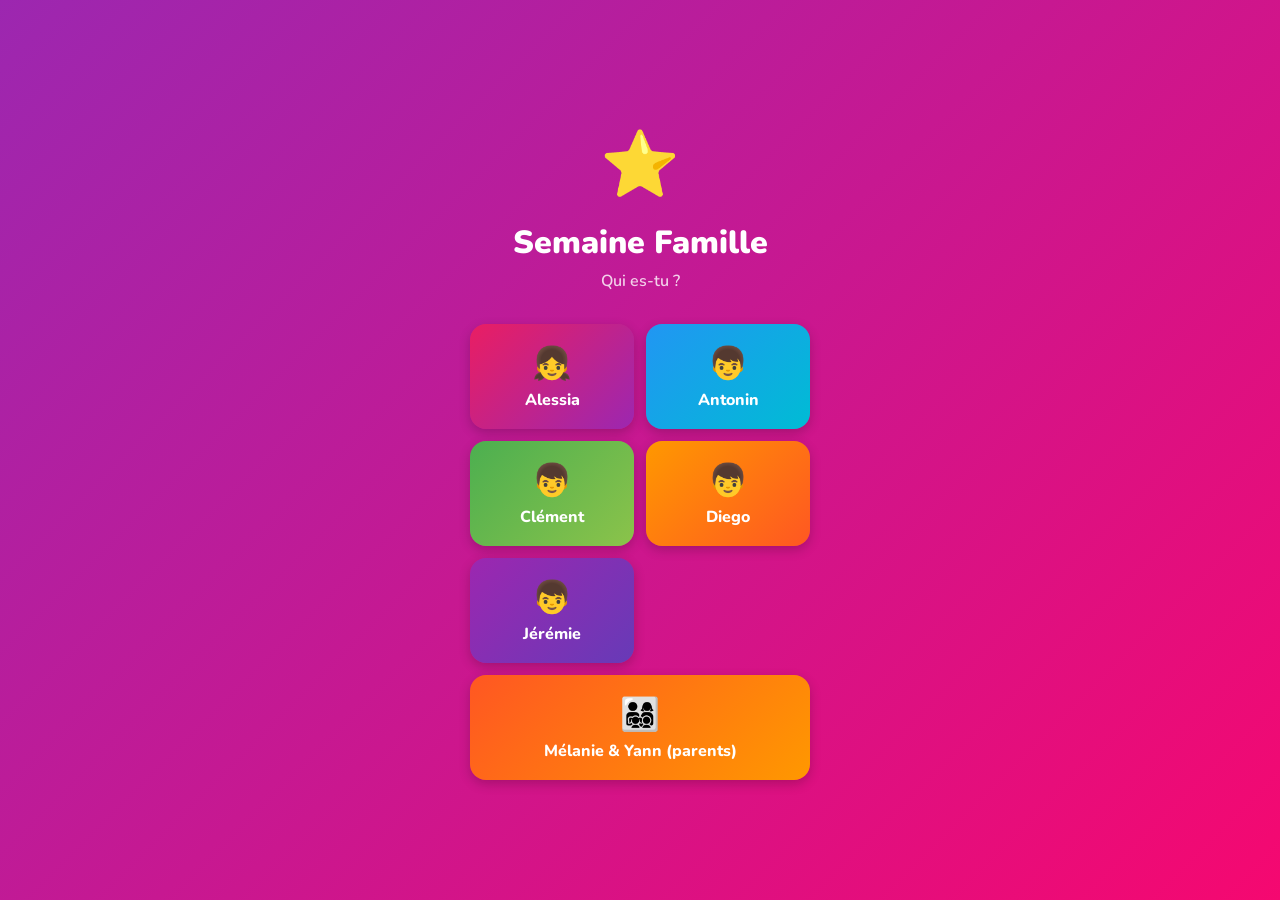
<file: Index.html>
<!DOCTYPE html>
<html lang="fr">
<head>
<meta charset="UTF-8">
<meta name="viewport" content="width=device-width, initial-scale=1.0, viewport-fit=cover">
<title>Semaine Famille</title>

<!-- PWA / Écran d'accueil -->
<meta name="application-name" content="Semaine Famille">
<meta name="apple-mobile-web-app-capable" content="yes">
<meta name="apple-mobile-web-app-status-bar-style" content="black-translucent">
<meta name="apple-mobile-web-app-title" content="Famille">
<meta name="theme-color" content="#9C27B0">
<meta name="mobile-web-app-capable" content="yes">
<meta name="description" content="Organisation de la famille - présences, menus, courses, tâches">

<!-- Icône pour iPhone/iPad -->
<link rel="apple-touch-icon" href="data:image/svg+xml,<svg xmlns='http://www.w3.org/2000/svg' viewBox='0 0 100 100'><rect width='100' height='100' rx='20' fill='%239C27B0'/><text y='72' x='50' text-anchor='middle' font-size='60'>⭐</text></svg>">

<!-- Manifest PWA -->
<link rel="manifest" href="data:application/json,{
  %22name%22:%22Semaine Famille%22,
  %22short_name%22:%22Famille%22,
  %22description%22:%22Organisation de la famille%22,
  %22start_url%22:%22.%22,
  %22display%22:%22standalone%22,
  %22background_color%22:%22%23f3e5f5%22,
  %22theme_color%22:%22%239C27B0%22,
  %22orientation%22:%22portrait%22,
  %22icons%22:[{
    %22src%22:%22data:image/svg+xml,<svg xmlns='http://www.w3.org/2000/svg' viewBox='0 0 100 100'><rect width='100' height='100' rx='20' fill='%239C27B0'/><text y='72' x='50' text-anchor='middle' font-size='60'>⭐</text></svg>%22,
    %22sizes%22:%22any%22,
    %22type%22:%22image/svg+xml%22
  }]
}">
<link href="https://fonts.googleapis.com/css2?family=Nunito:wght@400;600;700;800;900&display=swap" rel="stylesheet">
<style>
:root {
  --violet:#9C27B0; --rose:#F50870; --rose-dark:#C2185B;
  --cyan:#00BCD4; --orange:#FF5722; --yellow:#FEEA3B;
  --bg:#f3e5f5; --card:#ffffff; --text:#2d1b33; --text-light:#7b5e8a;
  --shadow:0 4px 20px rgba(156,39,176,0.15); --radius:16px;
}
*{margin:0;padding:0;box-sizing:border-box;}
body{font-family:'Nunito',sans-serif;background:var(--bg);color:var(--text);min-height:100vh;}

/* LOGIN */
.login-screen{position:fixed;inset:0;background:linear-gradient(135deg,var(--violet),var(--rose));z-index:500;display:flex;flex-direction:column;align-items:center;justify-content:center;padding:24px;}
.login-screen.hidden{display:none;}
.login-logo{font-size:4rem;margin-bottom:12px;}
.login-title{font-size:2rem;font-weight:900;color:white;margin-bottom:6px;}
.login-sub{color:rgba(255,255,255,0.8);font-weight:600;margin-bottom:32px;font-size:1rem;}
.login-grid{display:grid;grid-template-columns:repeat(2,1fr);gap:12px;width:100%;max-width:340px;}
.login-btn{padding:18px;border-radius:16px;border:none;font-family:'Nunito',sans-serif;font-weight:800;font-size:1rem;cursor:pointer;transition:all 0.2s;box-shadow:0 4px 12px rgba(0,0,0,0.2);}
.login-btn:hover{transform:translateY(-2px);}
.login-btn:active{transform:scale(0.97);}
.login-btn .avatar{font-size:2rem;display:block;margin-bottom:4px;}
.login-btn.parent{background:linear-gradient(135deg,#FF5722,#FF9800);color:white;grid-column:span 2;}

/* ADMIN MODAL */
.admin-modal{display:none;position:fixed;inset:0;background:rgba(0,0,0,0.6);z-index:300;align-items:center;justify-content:center;padding:16px;}
.admin-modal.show{display:flex;}
.admin-modal-box{background:white;border-radius:20px;padding:28px;width:100%;max-width:320px;text-align:center;box-shadow:0 8px 40px rgba(0,0,0,0.3);}
.admin-modal-box h3{font-size:1.2rem;font-weight:800;color:var(--violet);margin-bottom:8px;}
.admin-modal-box p{color:var(--text-light);font-weight:600;margin-bottom:20px;font-size:0.9rem;}
.pin-display{display:flex;gap:8px;justify-content:center;margin-bottom:20px;}
.pin-dot{width:16px;height:16px;border-radius:50%;background:#e0d0e8;transition:background 0.2s;}
.pin-dot.filled{background:var(--violet);}
.pin-grid{display:grid;grid-template-columns:repeat(3,1fr);gap:8px;margin-bottom:16px;}
.pin-btn{padding:14px;border-radius:12px;border:2px solid #e0d0e8;background:white;font-family:'Nunito',sans-serif;font-weight:800;font-size:1.2rem;cursor:pointer;transition:all 0.2s;color:var(--text);}
.pin-btn:hover{background:var(--bg);border-color:var(--violet);}
.pin-btn:active{transform:scale(0.95);}
.pin-error{color:var(--rose);font-weight:700;font-size:0.9rem;margin-bottom:8px;min-height:20px;}
.pin-cancel{color:var(--text-light);font-weight:700;cursor:pointer;font-size:0.9rem;text-decoration:underline;}

/* NAV */
.nav{background:var(--violet);position:sticky;top:0;z-index:100;box-shadow:0 2px 12px rgba(0,0,0,0.2);}
.nav-title{background:var(--rose);color:white;padding:8px 16px;font-size:1rem;font-weight:800;display:flex;align-items:center;justify-content:space-between;}
.nav-user{display:flex;align-items:center;gap:8px;}
.nav-user-name{font-size:0.9rem;}
.nav-logout{background:rgba(255,255,255,0.2);border:none;color:white;padding:4px 10px;border-radius:20px;font-family:'Nunito',sans-serif;font-weight:700;font-size:0.8rem;cursor:pointer;}
.nav-tabs{display:flex;overflow-x:auto;scrollbar-width:none;}
.nav-tabs::-webkit-scrollbar{display:none;}
.nav-tab{flex:1;min-width:68px;padding:11px 3px;color:rgba(255,255,255,0.7);text-align:center;font-weight:700;font-size:0.7rem;cursor:pointer;border:none;background:none;transition:all 0.2s;border-bottom:3px solid transparent;white-space:nowrap;font-family:'Nunito',sans-serif;}
.nav-tab:hover{color:white;}
.nav-tab.active{color:var(--yellow);border-bottom-color:var(--yellow);}

.page{display:none;padding:16px;max-width:600px;margin:0 auto;padding-bottom:40px;}
.page.active{display:block;}
.card{background:var(--card);border-radius:var(--radius);padding:16px;margin-bottom:16px;box-shadow:var(--shadow);}
.card-title{font-size:0.95rem;font-weight:800;color:var(--violet);margin-bottom:12px;padding-bottom:8px;border-bottom:2px solid var(--bg);text-transform:uppercase;letter-spacing:1px;}
.jour-header{background:linear-gradient(135deg,var(--rose),var(--violet));color:white;padding:10px 16px;border-radius:12px;font-weight:800;font-size:1rem;text-transform:uppercase;letter-spacing:2px;margin-bottom:8px;text-align:center;}
.repas-label{font-weight:700;color:var(--text-light);font-size:0.85rem;text-transform:uppercase;letter-spacing:1px;margin:8px 0 4px;display:flex;align-items:center;gap:8px;}
.checkboxes-grid{display:grid;grid-template-columns:repeat(3,1fr);gap:6px;margin-bottom:8px;}
.checkbox-item{display:flex;align-items:center;gap:6px;cursor:pointer;padding:6px 8px;border-radius:8px;transition:background 0.2s;}
.checkbox-item:hover{background:var(--bg);}
.checkbox-item input[type="checkbox"]{width:18px;height:18px;accent-color:var(--violet);cursor:pointer;flex-shrink:0;}
.checkbox-item label{font-size:0.9rem;font-weight:600;cursor:pointer;}
.total-badge{background:var(--violet);color:white;padding:2px 10px;border-radius:20px;font-size:0.8rem;font-weight:700;display:inline-block;}
.divider{height:2px;background:var(--bg);margin:10px 0;border-radius:2px;}
.btn{padding:12px 24px;border:none;border-radius:12px;font-family:'Nunito',sans-serif;font-weight:800;font-size:0.95rem;cursor:pointer;transition:all 0.2s;text-transform:uppercase;letter-spacing:1px;}
.btn:active{transform:scale(0.97);}
.btn-primary{background:var(--rose);color:white;width:100%;margin-top:8px;}
.btn-primary:hover{background:var(--rose-dark);}
.btn-secondary{background:var(--cyan);color:white;width:100%;margin-top:8px;}
.btn-danger{background:var(--orange);color:white;}
.btn-small{padding:6px 14px;font-size:0.8rem;}
.input-row{display:flex;gap:8px;margin-bottom:8px;}
input[type="text"],select{font-family:'Nunito',sans-serif;padding:10px 12px;border:2px solid #e0d0e8;border-radius:10px;font-size:0.95rem;font-weight:600;color:var(--text);background:white;transition:border-color 0.2s;width:100%;}
input[type="text"]:focus,select:focus{outline:none;border-color:var(--violet);}
.course-item{display:flex;align-items:center;justify-content:space-between;padding:10px 12px;border-radius:8px;background:var(--bg);margin-bottom:4px;}
.course-item span{font-weight:600;font-size:0.95rem;}
.btn-delete{background:var(--rose);color:white;border:none;border-radius:6px;padding:5px 12px;cursor:pointer;font-size:0.85rem;font-weight:700;}
.inner-tabs{display:flex;gap:6px;margin-bottom:12px;flex-wrap:wrap;}
.inner-tab{padding:6px 14px;border-radius:20px;border:2px solid var(--violet);background:white;color:var(--violet);font-weight:700;font-size:0.85rem;cursor:pointer;transition:all 0.2s;font-family:'Nunito',sans-serif;}
.inner-tab.active{background:var(--violet);color:white;}

/* TÂCHES */
.tache-item{display:flex;align-items:center;justify-content:space-between;padding:14px;border-radius:12px;background:var(--bg);margin-bottom:8px;gap:8px;transition:all 0.3s;}
.tache-item.done{opacity:0;transform:translateX(60px);pointer-events:none;max-height:0;padding:0;margin:0;overflow:hidden;}
.tache-info{display:flex;align-items:center;gap:10px;}
.tache-icon{font-size:1.6rem;}
.tache-name{font-weight:700;font-size:0.95rem;}
.tache-toggle{padding:8px 14px;border-radius:20px;border:none;font-weight:800;font-size:0.85rem;cursor:pointer;transition:all 0.2s;font-family:'Nunito',sans-serif;white-space:nowrap;}
.tache-toggle.fait{background:#4CAF50;color:white;}
.tache-toggle.non-fait{background:#ddd;color:#666;}
.all-done{text-align:center;padding:30px;color:var(--violet);}
.all-done .big-icon{font-size:3rem;display:block;margin-bottom:8px;}
.all-done p{font-weight:800;font-size:1.1rem;}

/* ADMIN */
.admin-tache-block{background:var(--bg);border-radius:12px;padding:14px;margin-bottom:12px;}
.admin-tache-header{display:flex;align-items:center;gap:8px;margin-bottom:12px;font-weight:800;font-size:1rem;}
.admin-days-grid{display:grid;grid-template-columns:repeat(7,1fr);gap:4px;}
.day-check{display:flex;flex-direction:column;align-items:center;gap:4px;}
.day-check label{font-size:0.68rem;font-weight:700;color:var(--text-light);text-transform:uppercase;}
.day-check input[type="checkbox"]{width:20px;height:20px;accent-color:var(--violet);cursor:pointer;}
.enfant-section{margin-bottom:12px;}
.enfant-title{font-weight:800;font-size:0.95rem;color:var(--violet);margin-bottom:8px;padding:6px 12px;background:var(--bg);border-radius:8px;}

/* JOB */
.cal-header{display:flex;align-items:center;justify-content:space-between;margin-bottom:12px;}
.cal-month{font-size:1.1rem;font-weight:800;color:var(--violet);}
.cal-grid{display:grid;grid-template-columns:repeat(7,1fr);gap:3px;}
.cal-day-name{text-align:center;font-size:0.65rem;font-weight:700;color:var(--text-light);padding:4px 0;text-transform:uppercase;}
.cal-day{border-radius:8px;background:var(--bg);display:flex;flex-direction:column;align-items:center;cursor:pointer;transition:all 0.2s;border:2px solid transparent;min-height:56px;padding:4px 2px;}
.cal-day:hover{border-color:var(--violet);background:#e8d5f0;}
.cal-day.empty{background:transparent;cursor:default;pointer-events:none;}
.cal-day.has-data{background:#e8d5f0;}
.cal-day.today{border-color:var(--rose);}
.day-num{font-size:0.75rem;font-weight:800;color:var(--text);line-height:1;margin-bottom:2px;}
.day-num.today-num{color:var(--rose);}
.day-icons{font-size:0.6rem;line-height:1.5;text-align:center;width:100%;}
.legende{display:flex;flex-wrap:wrap;gap:5px;margin-bottom:12px;}
.legende-item{font-size:0.75rem;font-weight:600;background:var(--bg);padding:4px 8px;border-radius:20px;}

/* MENU */
.menu-jour-card{background:white;border-radius:14px;padding:14px;margin-bottom:12px;box-shadow:var(--shadow);}
.menu-repas-row{display:flex;align-items:center;gap:8px;margin-bottom:8px;}
.menu-repas-label{font-weight:700;font-size:0.8rem;color:var(--text-light);text-transform:uppercase;min-width:38px;}
.menu-repas-input{flex:1;padding:8px 10px;font-size:0.9rem;}
.menu-presences{font-size:0.78rem;font-weight:700;color:var(--violet);background:var(--bg);padding:4px 8px;border-radius:20px;white-space:nowrap;}

/* ACCUEIL */
.screen1-hero{text-align:center;padding:24px 16px 16px;}
.screen1-hero h1{font-size:2rem;font-weight:900;color:var(--violet);margin-bottom:6px;}
.screen1-hero p{color:var(--text-light);font-weight:600;margin-bottom:20px;}
.quick-nav{display:grid;grid-template-columns:repeat(2,1fr);gap:10px;}
.quick-btn{background:linear-gradient(135deg,var(--violet),var(--rose));color:white;padding:20px;border-radius:16px;font-weight:800;font-size:1rem;text-align:center;cursor:pointer;border:none;font-family:'Nunito',sans-serif;transition:all 0.2s;box-shadow:0 4px 12px rgba(156,39,176,0.3);}
.quick-btn:hover{transform:translateY(-2px);}
.quick-btn .icon{font-size:1.8rem;display:block;margin-bottom:4px;}

.toast{position:fixed;bottom:20px;left:50%;transform:translateX(-50%) translateY(100px);background:var(--violet);color:white;padding:12px 24px;border-radius:24px;font-weight:700;font-size:0.9rem;z-index:1000;transition:transform 0.3s;box-shadow:0 4px 20px rgba(0,0,0,0.2);}
.toast.show{transform:translateX(-50%) translateY(0);}
.modal-overlay{display:none;position:fixed;inset:0;background:rgba(0,0,0,0.5);z-index:200;align-items:center;justify-content:center;padding:16px;}
.modal-overlay.show{display:flex;}
.modal{background:white;border-radius:20px;padding:24px;width:100%;max-width:340px;box-shadow:0 8px 40px rgba(0,0,0,0.3);max-height:90vh;overflow-y:auto;}
.modal h3{font-size:1.1rem;font-weight:800;color:var(--violet);margin-bottom:4px;text-align:center;}
.modal-sub{text-align:center;color:var(--text-light);font-size:0.85rem;font-weight:600;margin-bottom:16px;}
.modal-btns{display:flex;flex-direction:column;gap:8px;}
.modal-section{font-size:0.78rem;font-weight:800;color:var(--text-light);text-transform:uppercase;letter-spacing:1px;margin:8px 0 4px;}
.modal-btn{padding:11px 14px;border-radius:12px;border:none;font-family:'Nunito',sans-serif;font-weight:700;font-size:0.9rem;cursor:pointer;transition:opacity 0.2s;text-align:left;}
.modal-btn:hover{opacity:0.85;}
.loading{text-align:center;color:var(--text-light);padding:20px;font-weight:600;}
.spinner{width:32px;height:32px;border:3px solid var(--bg);border-top-color:var(--violet);border-radius:50%;animation:spin 0.8s linear infinite;margin:0 auto 8px;}
@keyframes spin{to{transform:rotate(360deg);}}
</style>
</head>
<body>

<!-- ÉCRAN DE LOGIN -->
<div class="login-screen" id="loginScreen">
  <div class="login-logo">⭐</div>
  <div class="login-title">Semaine Famille</div>
  <div class="login-sub">Qui es-tu ?</div>
  <div class="login-grid">
    <button class="login-btn" style="background:linear-gradient(135deg,#E91E63,#9C27B0);color:white" onclick="login('Alessia')">
      <span class="avatar">👧</span>Alessia
    </button>
    <button class="login-btn" style="background:linear-gradient(135deg,#2196F3,#00BCD4);color:white" onclick="login('Antonin')">
      <span class="avatar">👦</span>Antonin
    </button>
    <button class="login-btn" style="background:linear-gradient(135deg,#4CAF50,#8BC34A);color:white" onclick="login('Clément')">
      <span class="avatar">👦</span>Clément
    </button>
    <button class="login-btn" style="background:linear-gradient(135deg,#FF9800,#FF5722);color:white" onclick="login('Diego')">
      <span class="avatar">👦</span>Diego
    </button>
    <button class="login-btn" style="background:linear-gradient(135deg,#9C27B0,#673AB7);color:white" onclick="login('Jérémie')">
      <span class="avatar">👦</span>Jérémie
    </button>
    <button class="login-btn parent" onclick="login('parent')">
      <span class="avatar">👨‍👩‍👧‍👦</span>Mélanie & Yann (parents)
    </button>
  </div>
</div>

<!-- MODAL CODE ADMIN -->
<div class="admin-modal" id="adminModal">
  <div class="admin-modal-box">
    <h3>🔐 Zone Admin</h3>
    <p>Entrez le code pour accéder à la configuration</p>
    <div class="pin-display">
      <div class="pin-dot" id="dot0"></div>
      <div class="pin-dot" id="dot1"></div>
      <div class="pin-dot" id="dot2"></div>
      <div class="pin-dot" id="dot3"></div>
    </div>
    <div class="pin-error" id="pinError"></div>
    <div class="pin-grid">
      <button class="pin-btn" onclick="pinPress('1')">1</button>
      <button class="pin-btn" onclick="pinPress('2')">2</button>
      <button class="pin-btn" onclick="pinPress('3')">3</button>
      <button class="pin-btn" onclick="pinPress('4')">4</button>
      <button class="pin-btn" onclick="pinPress('5')">5</button>
      <button class="pin-btn" onclick="pinPress('6')">6</button>
      <button class="pin-btn" onclick="pinPress('7')">7</button>
      <button class="pin-btn" onclick="pinPress('8')">8</button>
      <button class="pin-btn" onclick="pinPress('9')">9</button>
      <button class="pin-btn" onclick="pinClear()" style="font-size:0.9rem">Effacer</button>
      <button class="pin-btn" onclick="pinPress('0')">0</button>
      <button class="pin-btn" onclick="pinDelete()" style="font-size:1.2rem">⌫</button>
    </div>
    <div class="pin-cancel" onclick="closeAdminModal()">Annuler</div>
  </div>
</div>

<!-- TOAST -->
<div class="toast" id="toast"></div>

<!-- MODAL JOB -->
<div class="modal-overlay" id="jobModal">
  <div class="modal">
    <h3 id="modalTitle"></h3>
    <div class="modal-sub" id="modalSub"></div>
    <div class="modal-btns" id="modalBtns"></div>
  </div>
</div>

<!-- NAV -->
<div class="nav" id="mainNav" style="display:none">
  <div class="nav-title">
    <span>⭐ Semaine Famille</span>
    <div class="nav-user">
      <button id="installBtn" onclick="installApp()" style="display:none;background:rgba(255,255,255,0.2);border:none;color:white;padding:4px 10px;border-radius:20px;font-family:'Nunito',sans-serif;font-weight:700;font-size:0.75rem;cursor:pointer;margin-right:6px">📲 Installer</button>
      <span class="nav-user-name" id="navUserName"></span>
      <button class="nav-logout" onclick="logout()">Changer</button>
    </div>
  </div>
  <div class="nav-tabs" id="navTabs">
    <button class="nav-tab active" onclick="showPage('accueil')">🏠 Accueil</button>
    <button class="nav-tab" onclick="showPage('present')">👥 Présences</button>
    <button class="nav-tab" onclick="showPage('menu')">🍽️ Menu</button>
    <button class="nav-tab" onclick="showPage('courses')">🛒 Courses</button>
    <button class="nav-tab" onclick="showPage('taches')">✅ Tâches</button>
    <button class="nav-tab" id="jobTab" onclick="showPage('job')">📅 Job</button>
    <button class="nav-tab" id="adminTab" onclick="requestAdmin()">⚙️ Admin</button>
  </div>
</div>

<!-- ACCUEIL -->
<div class="page active" id="page-accueil">
  <div class="screen1-hero">
    <h1 id="accueil-title">⭐ Bonjour !</h1>
    <p id="accueil-sub">Organisation de la famille</p>
  </div>
  <div class="quick-nav" id="quick-nav-grid">
    <button class="quick-btn" onclick="showPage('present')"><span class="icon">👥</span>Présences</button>
    <button class="quick-btn" onclick="showPage('menu')"><span class="icon">🍽️</span>Menu</button>
    <button class="quick-btn" onclick="showPage('courses')"><span class="icon">🛒</span>Courses</button>
    <button class="quick-btn" onclick="showPage('taches')"><span class="icon">✅</span>Tâches</button>
  </div>
</div>

<!-- PRÉSENCES -->
<div class="page" id="page-present">
  <button class="btn btn-primary" onclick="savePresences()">💾 Enregistrer</button>
  <button class="btn btn-secondary" onclick="clearPresences()" style="margin-bottom:12px">🗑️ Tout effacer</button>
  <div id="present-loading" class="loading"><div class="spinner"></div>Chargement...</div>
  <div id="present-content" style="display:none"></div>
  <button class="btn btn-primary" onclick="savePresences()">💾 Enregistrer</button>
  <button class="btn btn-secondary" onclick="clearPresences()">🗑️ Tout effacer</button>
</div>

<!-- MENU -->
<div class="page" id="page-menu">
  <button class="btn btn-primary" onclick="saveMenu()">💾 Enregistrer le menu</button>
  <button class="btn btn-secondary" onclick="clearMenu()" style="margin-bottom:12px">🗑️ Effacer le menu</button>
  <div id="menu-loading" class="loading"><div class="spinner"></div>Chargement...</div>
  <div id="menu-content" style="display:none"></div>
  <button class="btn btn-primary" onclick="saveMenu()">💾 Enregistrer le menu</button>
  <button class="btn btn-secondary" onclick="clearMenu()">🗑️ Effacer le menu</button>
</div>

<!-- COURSES -->
<div class="page" id="page-courses">
  <div class="inner-tabs">
    <button class="inner-tab active" onclick="showListe('generale',this)">🛒 Générale</button>
    <button class="inner-tab" onclick="showListe('landi',this)">🏪 Landi</button>
    <button class="inner-tab" onclick="showListe('france',this)">🇫🇷 France</button>
  </div>
  <div class="card">
    <div class="input-row">
      <input type="text" id="input-course" placeholder="Ajouter un produit..." onkeypress="if(event.key==='Enter')addCourse()">
      <button class="btn btn-primary btn-small" onclick="addCourse()" style="width:auto;margin:0;white-space:nowrap">+ Ajouter</button>
    </div>
    <div id="courses-list"><div class="loading">Chargement...</div></div>
    <button class="btn btn-danger btn-small" onclick="clearListe()" style="margin-top:8px;width:100%">🗑️ Vider cette liste</button>
  </div>
</div>

<!-- TÂCHES -->
<div class="page" id="page-taches">
  <div id="taches-content"><div class="loading"><div class="spinner"></div>Chargement...</div></div>
</div>

<!-- JOB -->
<div class="page" id="page-job">
  <div class="card">
    <div class="legende">
      <div class="legende-item">🟢 Jérémie</div>
      <div class="legende-item">🌸 Mélanie jour</div>
      <div class="legende-item">🌸🌙 Mélanie nuit</div>
      <div class="legende-item">🟡 Yann jour</div>
      <div class="legende-item">🟡🌙 Yann nuit</div>
    </div>
    <div class="cal-header">
      <button class="btn btn-small" onclick="changeMonth(-1)" style="background:var(--violet);color:white;width:auto">◀</button>
      <div class="cal-month" id="cal-month-title"></div>
      <button class="btn btn-small" onclick="changeMonth(1)" style="background:var(--violet);color:white;width:auto">▶</button>
    </div>
    <div class="cal-grid" id="cal-grid"></div>
  </div>
</div>

<!-- ADMIN -->
<div class="page" id="page-admin">
  <div class="card">
    <div class="card-title">⚙️ Tâches par enfant</div>
    <div class="inner-tabs" id="admin-tabs">
      <button class="inner-tab active" onclick="showAdminEnfant('Alessia',this)">Alessia</button>
      <button class="inner-tab" onclick="showAdminEnfant('Antonin',this)">Antonin</button>
      <button class="inner-tab" onclick="showAdminEnfant('Clément',this)">Clément</button>
      <button class="inner-tab" onclick="showAdminEnfant('Diego',this)">Diego</button>
      <button class="inner-tab" onclick="showAdminEnfant('Jérémie',this)">Jérémie</button>
    </div>
    <div id="admin-taches-form"></div>
    <button class="btn btn-primary" onclick="saveAdminConfig()">💾 Enregistrer</button>
  </div>
  <div class="card">
    <div class="card-title">Récapitulatif</div>
    <div id="admin-list"><div class="loading">Chargement...</div></div>
  </div>
  <div class="card">
    <div class="card-title">👁️ Vue enfant — Aujourd'hui</div>
    <div class="inner-tabs" id="preview-tabs">
      <button class="inner-tab active" onclick="showPreviewEnfant('Alessia',this)">Alessia</button>
      <button class="inner-tab" onclick="showPreviewEnfant('Antonin',this)">Antonin</button>
      <button class="inner-tab" onclick="showPreviewEnfant('Clément',this)">Clément</button>
      <button class="inner-tab" onclick="showPreviewEnfant('Diego',this)">Diego</button>
      <button class="inner-tab" onclick="showPreviewEnfant('Jérémie',this)">Jérémie</button>
    </div>
    <div id="preview-content"><div class="loading">Chargement...</div></div>
  </div>
</div>

<script>
const SCRIPT_URL='https://script.google.com/macros/s/AKfycbxOJEus1Fev5I4YZsSbjpIXXlgGJBY7QmFkkqZtkXYD6eEPwqmgCl8r2hfrO1X9eyqxSA/exec';
const ADMIN_CODE='2019';

const JOURS=['lundi','mardi','mercredi','jeudi','vendredi','samedi','dimanche'];
const JOURS_LABEL=['Lundi','Mardi','Mercredi','Jeudi','Vendredi','Samedi','Dimanche'];
const JOURS_COURTS=['Lu','Ma','Me','Je','Ve','Sa','Di'];
const MEMBRES=['alessia','antonin','clement','jeremie','melanie','yann'];
const MEMBRES_LABEL=['Alessia','Antonin','Clément','Jérémie','Mélanie','Yann'];
const MOIS_NOMS=['Janvier','Février','Mars','Avril','Mai','Juin','Juillet','Août','Septembre','Octobre','Novembre','Décembre'];

const TACHES_FIXES=[
  {id:'lit',        label:'Défaire ton lit',         icon:'🛏️'},
  {id:'lessive',    label:'Monter ta lessive',       icon:'👕'},
  {id:'vaisselle',  label:'Vider le lave-vaisselle', icon:'🍽️'},
  {id:'aspirateur', label:"Passer l'aspirateur",     icon:'🧹'}
];

let currentUser=null, isParent=false;
let presencesData={},menuData={},coursesData={},tachesData=[],tachesConfig=[],jobData={};
let currentListe='generale',currentAdminEnfant='Alessia';
let calYear,calMonth,selectedDay=null;
let pinValue='';

// ===================== LOGIN =====================
function login(user){
  currentUser=user;
  isParent=(user==='parent');
  document.getElementById('loginScreen').classList.add('hidden');
  document.getElementById('mainNav').style.display='block';

  // Adapter l'interface selon l'utilisateur
  const userName=isParent?'👨‍👩‍👧‍👦 Parents':user;
  document.getElementById('navUserName').textContent=userName;
  document.getElementById('accueil-title').textContent=`⭐ Bonjour ${isParent?'!':user+' !'} `;

  // Onglet Admin visible seulement pour les parents, Job visible par tous
  document.getElementById('jobTab').style.display='';
  document.getElementById('adminTab').style.display=isParent?'':'none';

  // Accueil adapté
  const qnav=document.getElementById('quick-nav-grid');
  if(isParent){
    qnav.innerHTML=`
      <button class="quick-btn" onclick="showPage('present')"><span class="icon">👥</span>Présences</button>
      <button class="quick-btn" onclick="showPage('menu')"><span class="icon">🍽️</span>Menu</button>
      <button class="quick-btn" onclick="showPage('courses')"><span class="icon">🛒</span>Courses</button>
      <button class="quick-btn" onclick="showPage('taches')"><span class="icon">✅</span>Tâches</button>
      <button class="quick-btn" onclick="showPage('job')"><span class="icon">📅</span>Job</button>
      <button class="quick-btn" onclick="requestAdmin()" style="background:linear-gradient(135deg,#FF5722,#FF9800)"><span class="icon">⚙️</span>Admin</button>`;
  } else {
    qnav.innerHTML=`
      <button class="quick-btn" onclick="showPage('taches')"><span class="icon">✅</span>Mes tâches</button>
      <button class="quick-btn" onclick="showPage('present')"><span class="icon">👥</span>Présences</button>
      <button class="quick-btn" onclick="showPage('menu')"><span class="icon">🍽️</span>Menu</button>
      <button class="quick-btn" onclick="showPage('courses')"><span class="icon">🛒</span>Courses</button>
      <button class="quick-btn" onclick="showPage('job')"><span class="icon">📅</span>Job parents</button>`;
  }

  function installApp(){
  if(deferredPrompt){
    deferredPrompt.prompt();
    deferredPrompt.userChoice.then(()=>{deferredPrompt=null;});
  }
}

showPage('accueil');

// PWA — Installation
let deferredPrompt;
window.addEventListener('beforeinstallprompt',(e)=>{
  e.preventDefault();
  deferredPrompt=e;
  // Afficher bouton d'installation si disponible
  const btn=document.getElementById('installBtn');
  if(btn) btn.style.display='block';
});

window.addEventListener('appinstalled',()=>{
  showToast('✅ App installée sur votre écran d\'accueil !');
  deferredPrompt=null;
});

// Ajuster padding pour iPhone (encoche)
if(CSS.supports('padding-top: env(safe-area-inset-top)')){
  document.querySelector('.nav').style.paddingTop='env(safe-area-inset-top)';
}
  // Pré-charger les tâches si enfant
  if(!isParent) loadTaches();
}

function logout(){
  currentUser=null;
  isParent=false;
  document.getElementById('loginScreen').classList.remove('hidden');
  document.getElementById('mainNav').style.display='none';
  document.querySelectorAll('.page').forEach(p=>p.classList.remove('active'));
  document.getElementById('page-accueil').classList.add('active');
}

// ===================== CODE ADMIN =====================
function requestAdmin(){
  if(document.getElementById('page-admin').classList.contains('unlocked')){
    showPage('admin');
    return;
  }
  pinValue='';
  updatePinDisplay();
  document.getElementById('pinError').textContent='';
  document.getElementById('adminModal').classList.add('show');
}

function pinPress(digit){
  if(pinValue.length>=4) return;
  pinValue+=digit;
  updatePinDisplay();
  if(pinValue.length===4) checkPin();
}

function pinDelete(){
  pinValue=pinValue.slice(0,-1);
  updatePinDisplay();
}

function pinClear(){
  pinValue='';
  updatePinDisplay();
}

function updatePinDisplay(){
  for(let i=0;i<4;i++){
    document.getElementById(`dot${i}`).classList.toggle('filled',i<pinValue.length);
  }
}

function checkPin(){
  if(pinValue===ADMIN_CODE){
    document.getElementById('adminModal').classList.remove('show');
    document.getElementById('page-admin').classList.add('unlocked');
    showPage('admin');
  } else {
    document.getElementById('pinError').textContent='Code incorrect, réessayez';
    pinValue='';
    updatePinDisplay();
    setTimeout(()=>{document.getElementById('pinError').textContent='';},2000);
  }
}

function closeAdminModal(){
  document.getElementById('adminModal').classList.remove('show');
  pinValue='';
  updatePinDisplay();
}

// ===================== UTILS =====================
function showToast(msg){
  const t=document.getElementById('toast');
  t.textContent=msg;t.classList.add('show');
  setTimeout(()=>t.classList.remove('show'),2500);
}

async function apiCall(params){
  try{
    const r=await fetch(SCRIPT_URL+'?'+new URLSearchParams(params).toString());
    return await r.text();
  }catch(e){console.error(e);return '';}
}

function parseLines(text){
  if(!text||text.trim()==='ok'||text.trim()==='') return [];
  return text.split('~~~~').map(l=>l.trim()).filter(l=>l.length>0);
}

function getTodayJour(){
  const d=new Date().getDay();
  return JOURS[d===0?6:d-1];
}

// ===================== NAVIGATION =====================
function showPage(name){
  document.querySelectorAll('.page').forEach(p=>p.classList.remove('active'));
  document.querySelectorAll('.nav-tab').forEach(t=>t.classList.remove('active'));
  document.getElementById('page-'+name).classList.add('active');
  const order=['accueil','present','menu','courses','taches','job','admin'];
  const idx=order.indexOf(name);
  if(idx>=0) document.querySelectorAll('.nav-tab')[idx].classList.add('active');
  if(name==='present') loadPresences();
  if(name==='menu') loadMenu();
  if(name==='courses') loadCourses(currentListe);
  if(name==='taches') loadTaches();
  if(name==='job') initCal();
  if(name==='admin') loadAdminConfig();
}

// ===================== PRÉSENCES =====================
function buildPresencesUI(){
  let html='';
  JOURS.forEach((jour,ji)=>{
    html+=`<div class="jour-header">${JOURS_LABEL[ji]}</div>`;
    ['midi','soir'].forEach(repas=>{
      const key=`${jour}_${repas}`;
      const data=presencesData[key]||{};
      const count=MEMBRES.filter(m=>data[m]==='TRUE').length;
      html+=`<div class="repas-label">${repas.toUpperCase()} <span class="total-badge" id="total_${key}">${count} présent${count>1?'s':''}</span></div>
      <div class="checkboxes-grid">`;
      MEMBRES.forEach((m,mi)=>{
        html+=`<label class="checkbox-item">
          <input type="checkbox" id="cb_${key}_${m}" ${data[m]==='TRUE'?'checked':''} onchange="updateTotal('${key}')">
          <label for="cb_${key}_${m}">${MEMBRES_LABEL[mi]}</label>
        </label>`;
      });
      html+=`</div><div class="divider"></div>`;
    });
  });
  document.getElementById('present-content').innerHTML=html;
}

function updateTotal(key){
  const count=MEMBRES.filter(m=>document.getElementById(`cb_${key}_${m}`)?.checked).length;
  const el=document.getElementById(`total_${key}`);
  if(el) el.textContent=`${count} présent${count>1?'s':''}`;
}

async function loadPresences(){
  document.getElementById('present-loading').style.display='block';
  document.getElementById('present-content').style.display='none';
  const text=await apiCall({action:'lire',sheet:'PRESENCES'});
  presencesData={};
  parseLines(text).forEach(line=>{
    const c=line.split('|');
    if(c.length>=8) presencesData[`${c[0]}_${c[1]}`]={alessia:c[2],antonin:c[3],clement:c[4],jeremie:c[5],melanie:c[6],yann:c[7].trim()};
  });
  document.getElementById('present-loading').style.display='none';
  document.getElementById('present-content').style.display='block';
  buildPresencesUI();
}

async function savePresences(){
  showToast('Enregistrement...');
  for(const jour of JOURS){
    for(const repas of ['midi','soir']){
      const key=`${jour}_${repas}`;
      const p={action:'enregistrer',sheet:'PRESENCES',jour,repas};
      MEMBRES.forEach(m=>{p[m]=document.getElementById(`cb_${key}_${m}`)?.checked?'TRUE':'FALSE';});
      await apiCall(p);
    }
  }
  showToast('✅ Présences enregistrées !');
}

async function clearPresences(){
  if(!confirm('Effacer toutes les présences ?')) return;
  await apiCall({action:'effacer',sheet:'PRESENCES'});
  presencesData={};
  buildPresencesUI();
  showToast('🗑️ Présences effacées');
}

// ===================== MENU =====================
async function loadMenu(){
  document.getElementById('menu-loading').style.display='block';
  document.getElementById('menu-content').style.display='none';
  const [pText,mText]=await Promise.all([
    apiCall({action:'lire',sheet:'PRESENCES'}),
    apiCall({action:'lire',sheet:'MENU'})
  ]);
  presencesData={};
  parseLines(pText).forEach(line=>{
    const c=line.split('|');
    if(c.length>=8) presencesData[`${c[0]}_${c[1]}`]={alessia:c[2],antonin:c[3],clement:c[4],jeremie:c[5],melanie:c[6],yann:c[7].trim()};
  });
  menuData={};
  parseLines(mText).forEach(line=>{
    const c=line.split('|');
    if(c.length>=3) menuData[`${c[0]}_${c[1]}`]=c.slice(2).join('|').trim();
  });
  let html='';
  JOURS.forEach((jour,ji)=>{
    html+=`<div class="menu-jour-card"><div class="jour-header" style="margin-bottom:12px">${JOURS_LABEL[ji]}</div>`;
    ['midi','soir'].forEach(repas=>{
      const key=`${jour}_${repas}`;
      const count=MEMBRES.filter(m=>presencesData[key]?.[m]==='TRUE').length;
      const val=(menuData[key]||'').replace(/"/g,'&quot;').replace(/^-$/,'').trim();
      html+=`<div class="menu-repas-row">
        <span class="menu-repas-label">${repas}</span>
        <input type="text" class="menu-repas-input" id="menu_${key}" placeholder="Repas du ${repas}..." value="${val}">
        <span class="menu-presences">👥 ${count}</span>
      </div>`;
    });
    html+=`</div>`;
  });
  document.getElementById('menu-content').innerHTML=html;
  document.getElementById('menu-loading').style.display='none';
  document.getElementById('menu-content').style.display='block';
}

async function saveMenu(){
  showToast('Enregistrement...');
  for(const jour of JOURS){
    for(const repas of ['midi','soir']){
      const plat=document.getElementById(`menu_${jour}_${repas}`)?.value?.trim()||'';
      await apiCall({action:'enregistrer',sheet:'MENU',jour,repas,plat:plat||'-'});
    }
  }
  showToast('✅ Menu enregistré !');
}

async function clearMenu(){
  if(!confirm('Effacer tout le menu ?')) return;
  await apiCall({action:'effacer',sheet:'MENU'});
  loadMenu();
  showToast('🗑️ Menu effacé');
}

// ===================== COURSES =====================
function showListe(liste,btn){
  currentListe=liste;
  document.querySelectorAll('#page-courses .inner-tab').forEach(t=>t.classList.remove('active'));
  btn.classList.add('active');
  loadCourses(liste);
}

async function loadCourses(liste){
  document.getElementById('courses-list').innerHTML='<div class="loading">Chargement...</div>';
  const text=await apiCall({action:'lire',sheet:'COURSES',liste});
  coursesData[liste]=[];
  parseLines(text).forEach(line=>{
    const pipe=line.indexOf('|');
    const ingredient=pipe>=0?line.substring(0,pipe).trim():line.trim();
    if(ingredient) coursesData[liste].push(ingredient);
  });
  renderCourses(liste);
}

function renderCourses(liste){
  const container=document.getElementById('courses-list');
  if(!coursesData[liste]?.length){container.innerHTML='<div class="loading">Liste vide</div>';return;}
  container.innerHTML=coursesData[liste].map((item,i)=>
    `<div class="course-item" id="ci_${i}">
      <span>${item}</span>
      <button class="btn-delete" onclick="deleteCourse(${i},'${item.replace(/'/g,"\\'").replace(/\\/g,'\\\\')}')">✕</button>
    </div>`
  ).join('');
}

async function addCourse(){
  const input=document.getElementById('input-course');
  const ingredient=input.value.trim();
  if(!ingredient) return;
  await apiCall({action:'ajouter',sheet:'COURSES',ingredient,liste:currentListe});
  input.value='';
  showToast('✅ Ajouté !');
  loadCourses(currentListe);
}

async function deleteCourse(idx,ingredient){
  await apiCall({action:'supprimer',sheet:'COURSES',ingredient,liste:currentListe});
  coursesData[currentListe].splice(idx,1);
  renderCourses(currentListe);
  showToast('🗑️ Supprimé');
}

async function clearListe(){
  if(!confirm('Vider toute cette liste ?')) return;
  await apiCall({action:'effacer_liste',sheet:'COURSES',liste:currentListe});
  coursesData[currentListe]=[];
  renderCourses(currentListe);
  showToast('🗑️ Liste vidée');
}

// ===================== TÂCHES =====================
async function loadTaches(){
  document.getElementById('taches-content').innerHTML='<div class="loading"><div class="spinner"></div>Chargement...</div>';
  const [cText,tText]=await Promise.all([
    apiCall({action:'lire',sheet:'TACHES_CONFIG'}),
    apiCall({action:'lire',sheet:'TACHES'})
  ]);
  tachesConfig=[];
  parseLines(cText).forEach(line=>{
    const c=line.split('|');
    if(c.length>=9) tachesConfig.push({tache:c[0],enfant:c[1],lundi:c[2],mardi:c[3],mercredi:c[4],jeudi:c[5],vendredi:c[6],samedi:c[7],dimanche:c[8],active:c[9]?.trim()});
  });
  tachesData=[];
  parseLines(tText).forEach(line=>{
    const c=line.split('|');
    if(c.length>=4) tachesData.push({tache:c[0],enfant:c[1],jour:c[2],etat:c[3]?.trim()});
  });
  renderTaches();
}

function getTacheIcon(label){return TACHES_FIXES.find(t=>t.label===label)?.icon||'📋';}

function renderTaches(){
  const jour=getTodayJour();
  const ji=JOURS.indexOf(jour);
  // Si parent, montrer onglets enfants
  if(isParent){
    renderTachesParent(jour,ji);
    return;
  }
  // Enfant : seulement ses tâches non faites
  const enfant=currentUser;
  const actives=tachesConfig.filter(t=>t.enfant===enfant&&t[jour]==='TRUE');
  if(!actives.length){
    document.getElementById('taches-content').innerHTML=
      `<div class="card"><div class="all-done"><span class="big-icon">🎉</span><p>Aucune tâche pour aujourd'hui !</p></div></div>`;
    return;
  }
  const nonFaites=actives.filter(t=>{
    const etat=tachesData.find(td=>td.tache===t.tache&&td.enfant===enfant&&td.jour===jour);
    return !etat||etat.etat?.trim()!=='Fait';
  });
  if(!nonFaites.length){
    document.getElementById('taches-content').innerHTML=
      `<div class="card"><div class="all-done"><span class="big-icon">🌟</span><p>Bravo ${enfant} ! Toutes tes tâches sont faites !</p></div></div>`;
    return;
  }
  let html=`<div class="card"><div class="card-title">✅ Mes tâches — ${JOURS_LABEL[ji]}</div>
    <p style="font-size:0.85rem;color:var(--text-light);font-weight:600;margin-bottom:12px">${nonFaites.length} tâche${nonFaites.length>1?'s':''} à faire</p>`;
  nonFaites.forEach(t=>{
    html+=`<div class="tache-item" id="tache_${t.tache.replace(/[^a-z]/gi,'_')}">
      <div class="tache-info">
        <span class="tache-icon">${getTacheIcon(t.tache)}</span>
        <span class="tache-name">${t.tache}</span>
      </div>
      <button class="tache-toggle non-fait" onclick="toggleTache('${t.tache.replace(/'/g,"\\'")}','${jour}',false,'${enfant}')">
        ⬜ À faire
      </button>
    </div>`;
  });
  html+='</div>';
  document.getElementById('taches-content').innerHTML=html;
}

function renderTachesParent(jour,ji){
  // Vue parent : tous les enfants avec leurs tâches
  const enfants=['Alessia','Antonin','Clément','Diego','Jérémie'];
  let html='';
  enfants.forEach(enfant=>{
    const actives=tachesConfig.filter(t=>t.enfant===enfant&&t[jour]==='TRUE');
    if(!actives.length) return;
    const faites=actives.filter(t=>{
      const etat=tachesData.find(td=>td.tache===t.tache&&td.enfant===enfant&&td.jour===jour);
      return etat&&etat.etat?.trim()==='Fait';
    });
    html+=`<div class="card">
      <div class="card-title">${enfant} — ${faites.length}/${actives.length} faites</div>`;
    actives.forEach(t=>{
      const etat=tachesData.find(td=>td.tache===t.tache&&td.enfant===enfant&&td.jour===jour);
      const fait=etat?.etat?.trim()==='Fait';
      html+=`<div class="tache-item">
        <div class="tache-info">
          <span class="tache-icon">${getTacheIcon(t.tache)}</span>
          <span class="tache-name">${t.tache}</span>
        </div>
        <span class="tache-toggle ${fait?'fait':'non-fait'}" style="cursor:default">${fait?'✅ Fait':'⬜ À faire'}</span>
      </div>`;
    });
    html+='</div>';
  });
  if(!html) html='<div class="card"><div class="loading">Aucune tâche configurée</div></div>';
  document.getElementById('taches-content').innerHTML=html;
}

async function toggleTache(tache,jour,estFait,enfant){
  // Animer la disparition
  const id='tache_'+tache.replace(/[^a-z]/gi,'_');
  const el=document.getElementById(id);
  if(el) el.classList.add('done');

  await apiCall({action:'enregistrer',sheet:'TACHES',tache,enfant,jour,etat:'Fait'});
  showToast('✅ Bien joué !');

  // Recharger après animation
  setTimeout(()=>loadTaches(),400);
}

// ===================== JOB =====================
function initCal(){
  const now=new Date();
  calYear=now.getFullYear();
  calMonth=now.getMonth();
  loadJob();
}

async function loadJob(){
  const text=await apiCall({action:'lire',sheet:'JOB',mois:MOIS_NOMS[calMonth],annee:String(calYear)});
  jobData={};
  parseLines(text).forEach(line=>{
    const c=line.split('|');
    if(c.length>=5){
      const jour=c[2].trim(),personne=c[3].trim(),type=c[4].trim();
      if(type&&type!=='vide'){
        if(!jobData[jour]) jobData[jour]={};
        jobData[jour][personne]=type;
      }
    }
  });
  renderCal();
}

function renderCal(){
  document.getElementById('cal-month-title').textContent=`${MOIS_NOMS[calMonth]} ${calYear}`;
  const grid=document.getElementById('cal-grid');
  let html=JOURS_COURTS.map(j=>`<div class="cal-day-name">${j}</div>`).join('');
  let dow=new Date(calYear,calMonth,1).getDay();
  dow=dow===0?6:dow-1;
  for(let i=0;i<dow;i++) html+=`<div class="cal-day empty"></div>`;
  const days=new Date(calYear,calMonth+1,0).getDate();
  const today=new Date();
  const isNow=today.getFullYear()===calYear&&today.getMonth()===calMonth;
  for(let d=1;d<=days;d++){
    const dd=jobData[String(d)]||{};
    const icons=[];
    if(dd['Jeremie']) icons.push(dd['Jeremie']);
    if(dd['Melanie']) icons.push(dd['Melanie']);
    if(dd['Yann']) icons.push(dd['Yann']);
    const isToday=isNow&&d===today.getDate();
    html+=`<div class="cal-day ${icons.length?'has-data':''} ${isToday?'today':''}" onclick="openJobModal(${d})">
      <span class="day-num ${isToday?'today-num':''}">${d}</span>
      <span class="day-icons">${icons.join('<br>')}</span>
    </div>`;
  }
  grid.innerHTML=html;
}

function changeMonth(dir){
  calMonth+=dir;
  if(calMonth<0){calMonth=11;calYear--;}
  if(calMonth>11){calMonth=0;calYear++;}
  loadJob();
}

function openJobModal(day){
  selectedDay=day;
  const dd=jobData[String(day)]||{};
  document.getElementById('modalTitle').textContent=`${day} ${MOIS_NOMS[calMonth]} ${calYear}`;
  document.getElementById('modalSub').textContent='Qui travaille ce jour ?';
  const isA=(p,t)=>dd[p]===t;
  document.getElementById('modalBtns').innerHTML=`
    <div class="modal-section">🟢 Jérémie</div>
    <button class="modal-btn" style="background:#4CAF50;color:white" onclick="saveJob('Jeremie','🟢J')">🟢 Jérémie travaille ${isA('Jeremie','🟢J')?'✓':''}</button>
    <div class="modal-section">🌸 Mélanie</div>
    <button class="modal-btn" style="background:#E91E93;color:white" onclick="saveJob('Melanie','🌸M')">🌸 Mélanie — Jour ${isA('Melanie','🌸M')?'✓':''}</button>
    <button class="modal-btn" style="background:#9C27B0;color:white" onclick="saveJob('Melanie','🌸M🌙')">🌸🌙 Mélanie — Nuit ${isA('Melanie','🌸M🌙')?'✓':''}</button>
    <div class="modal-section">🟡 Yann</div>
    <button class="modal-btn" style="background:#F9A825;color:#333" onclick="saveJob('Yann','🟡Y')">🟡 Yann — Jour ${isA('Yann','🟡Y')?'✓':''}</button>
    <button class="modal-btn" style="background:#FF8F00;color:white" onclick="saveJob('Yann','🟡Y🌙')">🟡🌙 Yann — Nuit ${isA('Yann','🟡Y🌙')?'✓':''}</button>
    <div class="modal-section"></div>
    <button class="modal-btn" style="background:#f44336;color:white" onclick="clearJobDay()">❌ Effacer ce jour</button>
    <button class="modal-btn" style="background:#eee;color:#333" onclick="closeModal()">Annuler</button>`;
  document.getElementById('jobModal').classList.add('show');
}

async function saveJob(personne,type){
  closeModal();
  await apiCall({action:'enregistrer',sheet:'JOB',mois:MOIS_NOMS[calMonth],annee:String(calYear),jour:String(selectedDay),personne,type});
  if(!jobData[String(selectedDay)]) jobData[String(selectedDay)]={};
  jobData[String(selectedDay)][personne]=type;
  renderCal();
  showToast('✅ Enregistré !');
}

async function clearJobDay(){
  closeModal();
  for(const p of ['Jeremie','Melanie','Yann']){
    await apiCall({action:'enregistrer',sheet:'JOB',mois:MOIS_NOMS[calMonth],annee:String(calYear),jour:String(selectedDay),personne:p,type:'vide'});
  }
  delete jobData[String(selectedDay)];
  renderCal();
  showToast('🗑️ Jour effacé');
}

function closeModal(){document.getElementById('jobModal').classList.remove('show');}

// ===================== ADMIN =====================
function showAdminEnfant(enfant,btn){
  currentAdminEnfant=enfant;
  document.querySelectorAll('#admin-tabs .inner-tab').forEach(t=>t.classList.remove('active'));
  btn.classList.add('active');
  renderAdminForm();
}

function renderAdminForm(){
  let html='';
  TACHES_FIXES.forEach(tache=>{
    const ex=tachesConfig.find(t=>t.tache===tache.label&&t.enfant===currentAdminEnfant);
    html+=`<div class="admin-tache-block">
      <div class="admin-tache-header"><span>${tache.icon}</span>${tache.label}</div>
      <div class="admin-days-grid">`;
    JOURS.forEach((jour,ji)=>{
      const checked=ex&&ex[jour]==='TRUE'?'checked':'';
      html+=`<div class="day-check">
        <label for="a_${tache.id}_${jour}">${JOURS_COURTS[ji]}</label>
        <input type="checkbox" id="a_${tache.id}_${jour}" ${checked}>
      </div>`;
    });
    html+=`</div></div>`;
  });
  document.getElementById('admin-taches-form').innerHTML=html;
}

async function loadAdminConfig(){
  const text=await apiCall({action:'lire',sheet:'TACHES_CONFIG'});
  tachesConfig=[];
  parseLines(text).forEach(line=>{
    const c=line.split('|');
    if(c.length>=9) tachesConfig.push({tache:c[0],enfant:c[1],lundi:c[2],mardi:c[3],mercredi:c[4],jeudi:c[5],vendredi:c[6],samedi:c[7],dimanche:c[8],active:c[9]?.trim()});
  });
  renderAdminForm();
  renderAdminSummary();
  renderPreview(currentPreviewEnfant);
}

function renderAdminSummary(){
  if(!tachesConfig.length){
    document.getElementById('admin-list').innerHTML='<div class="loading">Aucune configuration</div>';
    return;
  }
  const byEnfant={};
  tachesConfig.forEach(t=>{if(!byEnfant[t.enfant])byEnfant[t.enfant]=[];byEnfant[t.enfant].push(t);});
  let html='';
  Object.entries(byEnfant).forEach(([enfant,taches])=>{
    html+=`<div class="enfant-section"><div class="enfant-title">👤 ${enfant}</div>`;
    taches.forEach(t=>{
      const icon=TACHES_FIXES.find(tf=>tf.label===t.tache)?.icon||'📋';
      const jours=JOURS.filter(j=>t[j]==='TRUE').map(j=>JOURS_COURTS[JOURS.indexOf(j)]).join(' ');
      html+=`<div class="tache-item" style="margin-bottom:4px">
        <div class="tache-info"><span class="tache-icon">${icon}</span><span class="tache-name">${t.tache}</span></div>
        <span style="font-size:0.8rem;color:var(--text-light);font-weight:700">${jours||'—'}</span>
      </div>`;
    });
    html+='</div>';
  });
  document.getElementById('admin-list').innerHTML=html;
}

async function saveAdminConfig(){
  showToast('Enregistrement...');
  for(const tache of TACHES_FIXES){
    const p={action:'enregistrer',sheet:'TACHES_CONFIG',tache:tache.label,enfant:currentAdminEnfant,active:'TRUE'};
    JOURS.forEach(jour=>{p[jour]=document.getElementById(`a_${tache.id}_${jour}`)?.checked?'TRUE':'FALSE';});
    await apiCall(p);
  }
  showToast('✅ Configuration enregistrée !');
  loadAdminConfig();
}

let currentPreviewEnfant='Alessia';

function showPreviewEnfant(enfant,btn){
  currentPreviewEnfant=enfant;
  document.querySelectorAll('#preview-tabs .inner-tab').forEach(t=>t.classList.remove('active'));
  btn.classList.add('active');
  renderPreview(enfant);
}

function renderPreview(enfant){
  const jour=getTodayJour();
  const ji=JOURS.indexOf(jour);
  const actives=tachesConfig.filter(t=>t.enfant===enfant&&t[jour]==='TRUE');

  if(!actives.length){
    document.getElementById('preview-content').innerHTML=
      `<div class="all-done"><span class="big-icon">😴</span><p>Aucune tâche pour ${enfant} aujourd'hui</p></div>`;
    return;
  }

  const nonFaites=actives.filter(t=>{
    const etat=tachesData.find(td=>td.tache===t.tache&&td.enfant===enfant&&td.jour===jour);
    return !etat||etat.etat?.trim()!=='Fait';
  });

  const faites=actives.filter(t=>{
    const etat=tachesData.find(td=>td.tache===t.tache&&td.enfant===enfant&&td.jour===jour);
    return etat&&etat.etat?.trim()==='Fait';
  });

  let html=`<p style="font-size:0.85rem;color:var(--text-light);font-weight:600;margin-bottom:12px">
    ${JOURS_LABEL[ji]} — ${faites.length}/${actives.length} tâche${actives.length>1?'s':''} faite${faites.length>1?'s':''}</p>`;

  if(!nonFaites.length){
    html+=`<div class="all-done"><span class="big-icon">🌟</span><p>Tout est fait !</p></div>`;
  } else {
    html+=`<p style="font-size:0.8rem;font-weight:700;color:var(--rose);margin-bottom:8px">⬜ À faire :</p>`;
    nonFaites.forEach(t=>{
      html+=`<div class="tache-item">
        <div class="tache-info">
          <span class="tache-icon">${getTacheIcon(t.tache)}</span>
          <span class="tache-name">${t.tache}</span>
        </div>
        <span class="tache-toggle non-fait" style="cursor:default">⬜ À faire</span>
      </div>`;
    });
  }

  if(faites.length){
    html+=`<p style="font-size:0.8rem;font-weight:700;color:#4CAF50;margin:12px 0 8px">✅ Déjà fait :</p>`;
    faites.forEach(t=>{
      html+=`<div class="tache-item" style="opacity:0.6">
        <div class="tache-info">
          <span class="tache-icon">${getTacheIcon(t.tache)}</span>
          <span class="tache-name" style="text-decoration:line-through">${t.tache}</span>
        </div>
        <span class="tache-toggle fait" style="cursor:default">✅ Fait</span>
      </div>`;
    });
  }

  document.getElementById('preview-content').innerHTML=html;
}
</script>
</body>
</html>
</file>
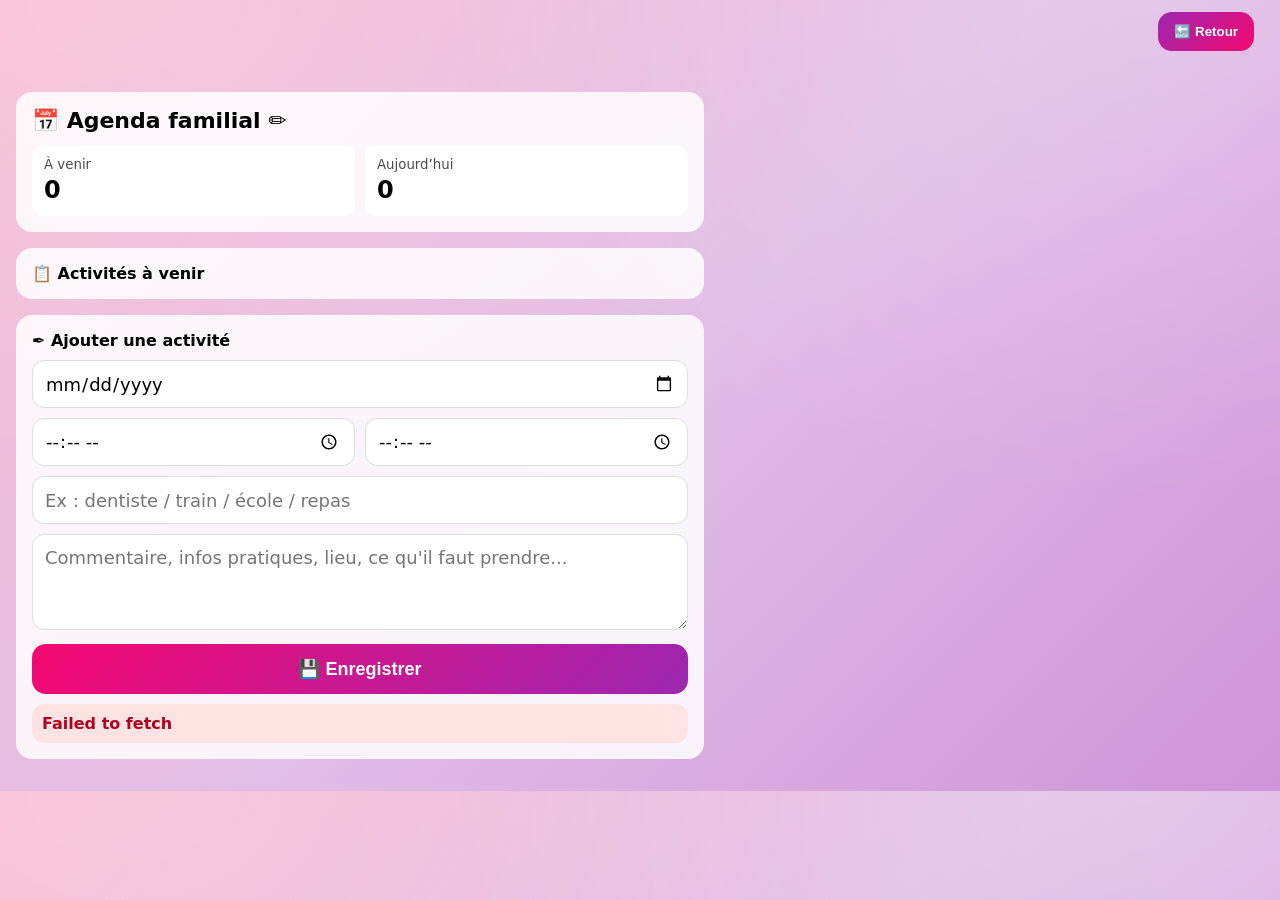
<file: Agenda.html>
<!DOCTYPE html>
<html lang="fr">
<head>
<meta name="viewport" content="width=device-width, initial-scale=1">

<style>
:root{
  --accent:#F50870;
  --accent2:#9C27B0;
  --txt:#fff;
}

/* 🌈 FOND identique à VACANCES */
body{
  margin:0;
  font-family:system-ui;
  color:var(--txt);

  background:
    radial-gradient(700px 500px at 10% 0%, rgba(255,255,255,.2), transparent),
    radial-gradient(700px 500px at 90% 0%, rgba(255,255,255,.2), transparent),
    linear-gradient(135deg,#F8BBD0,#E1BEE7,#CE93D8);
}
  .dateBig{
  background: linear-gradient(135deg, var(--accent), var(--accent2));
  color: white;
  border-radius: 14px;
  padding: 10px 14px;
  font-size: 20px;
  font-weight: 900;
  display: inline-block;
}

.timeSmall{
  font-size: 14px;
  opacity: 0.8;
  margin-left: 6px;
}


/* HEADER */
.topbar{
  position:fixed;
  top:0;
  width:100%;
  display:flex;
  justify-content:flex-end;
  box-sizing:border-box;
  z-index:10;
  padding:12px 26px;
}

.backbtn{
  background:linear-gradient(135deg,var(--accent2),var(--accent));
  border:none;
  padding:12px 16px;
  border-radius:14px;
  font-weight:900;
  color:white;
  cursor:pointer;
}

/* LAYOUT */
.wrap{
  max-width:720px;
  margin-right:6px;
  padding:92px 16px 16px;
  box-sizing:border-box;
}

.card{
  background:rgba(255,255,255,.85);
  color:black;
  border-radius:16px;
  padding:16px;
  margin-bottom:16px;
}

/* GRID ALIGNEMENT */
.row{
  display:flex;
  gap:10px;
}

.col{
  flex:1;
  min-width:0;
}

/* INPUT */
select,input,textarea{
  width:100%;
  box-sizing:border-box;
  border-radius:12px;
  border:1px solid #ddd;
  font-size:18px;
  font-family:inherit;
}

input, select{
  height:48px;
  padding:0 12px;
}

textarea{
  padding:12px;
  min-height:96px;
  resize:vertical;
}

/* BOUTON */
.primary{
  width:100%;
  margin-top:10px;
  padding:14px;
  border-radius:14px;
  border:none;
  font-weight:900;
  font-size:18px;
  background:linear-gradient(135deg,var(--accent),var(--accent2));
  color:white;
  cursor:pointer;
}



/* BLOCS INFO */
.statRow{
  display:grid;
  grid-template-columns:repeat(2,1fr);
  gap:10px;
  margin-top:12px;
}

.stat{
  background:white;
  border-radius:12px;
  padding:12px;
}

.stat small{
  display:block;
  opacity:.7;
  margin-bottom:4px;
}

.stat b{
  font-size:24px;
}

/* LISTE AGENDA */
.item{
  background:#f3e5f5;
  border-radius:12px;
  padding:12px;
  margin-top:10px;
}

.badges{
  display:flex;
  flex-wrap:wrap;
  gap:8px;
  margin-bottom:8px;
}

.badge{
  background:white;
  border-radius:999px;
  padding:6px 10px;
  font-size:13px;
  font-weight:700;
}

.title{
  font-size:20px;
  font-weight:900;
  margin-bottom:6px;
}

.comment{
  opacity:.8;
  white-space:pre-line;
}

.actions{
  display:flex;
  justify-content:flex-end;
  margin-top:10px;
}

.deleteBtn{
  border:none;
  padding:8px 12px;
  border-radius:10px;
  background:var(--accent);
  color:white;
  font-weight:700;
  cursor:pointer;
}

/* MESSAGES */
.msg{
  margin-top:10px;
  padding:10px;
  border-radius:12px;
  font-weight:700;
}

.msg.error{
  background:#ffe3e3;
  color:#b00020;
}

.msg.ok{
  background:#e8f5e9;
  color:#1b5e20;
}

.empty{
  margin-top:10px;
  background:white;
  border-radius:12px;
  padding:14px;
  opacity:.75;
}

/* MOBILE */
@media (max-width: 380px){
  .row{
    flex-wrap:wrap;
  }
  .row .col{
    flex-basis:100%;
  }
}
</style>
</head>

<body>

<div class="topbar">
  <button class="backbtn" onclick="goBack()">🔙 Retour</button>
</div>

<div class="wrap">

  <div class="card">
    <b style="font-size:22px;">📅 Agenda familial ✏️</b>
    <div style="margin-top:6px; opacity:.8;">
      
    </div>

    <div class="statRow">
      <div class="stat">
        <small>À venir</small>
        <b id="countUpcoming">0</b>
      </div>
      <div class="stat">
        <small>Aujourd’hui</small>
        <b id="countToday">0</b>
      </div>
    </div>
  </div>
  
 <div class="card">
    <b>📋 Activités à venir</b>
  
    <div id="agendaList"></div>
  </div>
  
  <div class="card">
    <b>✒️ Ajouter une activité</b>

    <div class="row" style="margin-top:10px;">
      <div class="col">
        <input id="date" type="date">
      </div>
    </div>

    <div class="row" style="margin-top:10px;">
      <div class="col">
        <input id="start" type="time">
      </div>
      <div class="col">
        <input id="end" type="time">
      </div>
    </div>

    <div class="row" style="margin-top:10px;">
      <div class="col">
        <input id="activity" placeholder="Ex : dentiste / train / école / repas">
      </div>
    </div>

    <div class="row" style="margin-top:10px;">
      <div class="col">
        <textarea id="comment" placeholder="Commentaire, infos pratiques, lieu, ce qu'il faut prendre..."></textarea>
      </div>
    </div>

    <button class="primary" onclick="addActivity()">💾 Enregistrer</button>

    <div id="message"></div>
  </div>

 

</div>

<script>
const API_URL = "https://script.google.com/macros/s/AKfycbyRo9pvPZ6nI0R19W6nqiELagcVwrsdAjVr3s__Wb8jlGVlguXmDj2IF1oATr1s85ne/exec";

/* ================= MODEL ================= */
let model = {
  activities: []
};

/* ================= API JSONP ================= */
async function apiGET(action, params = {}) {
  const url = new URL(API_URL);

  url.searchParams.set("action", action);

  Object.entries(params).forEach(([k, v]) => {
    url.searchParams.set(k, v);
  });

  const response = await fetch(url.toString());

  if (!response.ok) {
    throw new Error("Erreur réseau " + response.status);
  }

  return await response.json();
}

/* ================= HELPERS ================= */
function escapeHtml(str){
  return String(str || "").replace(/[&<>"']/g, ch => ({
    "&":"&amp;",
    "<":"&lt;",
    ">":"&gt;",
    "\"":"&quot;",
    "'":"&#39;"
  }[ch]));
}

function setMessage(type, text){
  const el = document.getElementById("message");
  if(!text){
    el.innerHTML = "";
    return;
  }
  el.innerHTML = `<div class="msg ${type}">${escapeHtml(text)}</div>`;
}

function formatDateFR(dateStr){
  if(!dateStr) return "";

  const d = new Date(dateStr + "T12:00:00");
  if(isNaN(d)) return dateStr;

  const jours = ["dimanche","lundi","mardi","mercredi","jeudi","vendredi","samedi"];
  const mois = ["janvier","février","mars","avril","mai","juin","juillet","août","septembre","octobre","novembre","décembre"];

  return `${jours[d.getDay()]} ${d.getDate()} ${mois[d.getMonth()]}`;
}

function getEndDateTime(item){
  const end = item.end || item.start || "23:59";
  return new Date(item.date + "T" + end + ":00");
}

function isFuture(item){
  return getEndDateTime(item).getTime() >= Date.now();
}

function isToday(item){
  const now = new Date();
  const yyyy = now.getFullYear();
  const mm = String(now.getMonth() + 1).padStart(2, "0");
  const dd = String(now.getDate()).padStart(2, "0");
  const today = `${yyyy}-${mm}-${dd}`;
  return item.date === today && isFuture(item);
}

function sortAgenda(a, b){
  return (a.date + a.start).localeCompare(b.date + b.start);
}

/* ================= LOAD ================= */
async function loadFromAPI(){
  try{
    const res = await apiGET("getAll");

    if(!res || !res.ok){
      setMessage("error", (res && res.error) ? res.error : "Erreur API");
      return;
    }

    model.activities = (res.data && res.data.activities) ? res.data.activities : [];
    renderAgenda();
  }catch(err){
    setMessage("error", err && err.message ? err.message : "Impossible de charger l’agenda.");
    console.error(err);
  }
}

/* ================= ADD ================= */
async function addActivity(){
  const date = document.getElementById("date").value.trim();
  const start = document.getElementById("start").value.trim();
  const end = document.getElementById("end").value.trim();
  const activity = document.getElementById("activity").value.trim();
  const comment = document.getElementById("comment").value.trim();

  setMessage("", "");

  if(!date || !start || !end || !activity){
    setMessage("error", "Merci de remplir la date, l’heure de début, l’heure de fin et l’activité.");
    return;
  }

  if(end <= start){
    setMessage("error", "L’heure de fin doit être après l’heure de début.");
    return;
  }

  const candidate = { date, start, end, activity, comment };
  if(!isFuture(candidate)){
    setMessage("error", "Cette activité est déjà passée.");
    return;
  }

  try{
    const res = await apiGET("addActivity", {
      date,
      start,
      end,
      activity,
      comment
    });

    if(!res || !res.ok){
      setMessage("error", (res && res.error) ? res.error : "Erreur lors de l’enregistrement.");
      return;
    }

    document.getElementById("date").value = "";
    document.getElementById("start").value = "";
    document.getElementById("end").value = "";
    document.getElementById("activity").value = "";
    document.getElementById("comment").value = "";

    setMessage("ok", "Activité enregistrée.");
    await loadFromAPI();
  }catch(err){
    setMessage("error", err && err.message ? err.message : "Impossible d’enregistrer l’activité.");
    console.error(err);
  }
}

/* ================= DELETE ================= */
async function deleteActivity(id){
  if(!confirm("Supprimer cette activité ?")) return;

  try{
    const res = await apiGET("deleteActivity", { id });

    if(!res || !res.ok){
      alert((res && res.error) ? res.error : "Erreur suppression");
      return;
    }

    await loadFromAPI();
  }catch(err){
    alert(err && err.message ? err.message : "Impossible de supprimer l’activité.");
    console.error(err);
  }
}

/* ================= RENDER ================= */
function renderAgenda(){
  const list = document.getElementById("agendaList");
const search = "";

  const items = (model.activities || [])
    .filter(isFuture)
    .filter(x => true)
    .sort(sortAgenda);

  document.getElementById("countUpcoming").textContent = items.length;
  document.getElementById("countToday").textContent = items.filter(isToday).length;

  list.innerHTML = "";

  if(items.length === 0){
    list.innerHTML = `<div class="empty">Aucune activité à venir.</div>`;
    return;
  }

  items.forEach(x => {
    const div = document.createElement("div");
    div.className = "item";

    div.innerHTML = `
     <div style="margin-bottom:10px;">
  <div class="dateBig">
    📅 ${escapeHtml(formatDateFR(x.date))}
  </div>
  <span class="timeSmall">
    ⏰ ${escapeHtml(x.start)} - ${escapeHtml(x.end)}
  </span>
</div>

      <div class="title">${escapeHtml(x.activity)}</div>
      ${x.comment ? `<div class="comment">💬 ${escapeHtml(x.comment)}</div>` : ""}
      <div class="actions">
        <button class="deleteBtn">🗑️ Supprimer</button>
      </div>
    `;

    div.querySelector(".deleteBtn").addEventListener("click", () => {
      deleteActivity(x.id);
    });

    list.appendChild(div);
  });
}

/* ================= NAV ================= */
function goBack(){
  window.location.href = "./index.html";
}

/* ================= INIT ================= */
window.onload = () => {
  loadFromAPI();

  /* rafraîchit l’affichage régulièrement pour faire disparaître
     automatiquement les activités passées sans recharger la page */
  setInterval(renderAgenda, 30000);
};
</script>

</body>
</html>
</file>
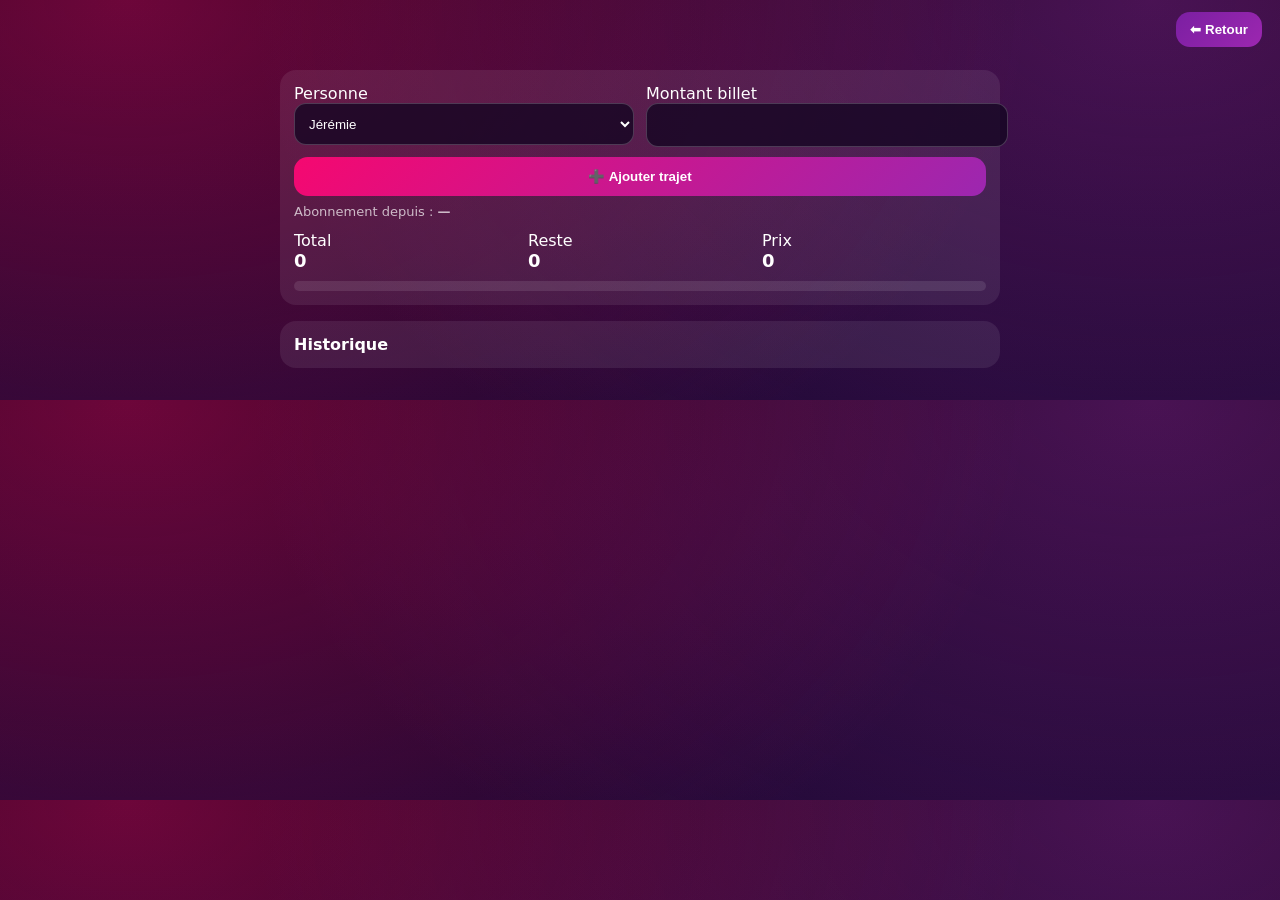
<file: CFF.html>
<!DOCTYPE html>
<html lang="fr">
<head>
<meta name="viewport" content="width=device-width, initial-scale=1">
<title>CFF</title>

<style>
:root{
  --accent:#F50870;
  --accent2:#9C27B0;
  --violet:#7B1FA2;
  --txt:#fff;
  --muted:rgba(255,255,255,.7);
}

/* 🌈 FOND */
body{
  margin:0;
  font-family:system-ui,sans-serif;
  color:var(--txt);

  background:
    radial-gradient(900px 600px at 10% 0%, rgba(245,8,112,.4), transparent),
    radial-gradient(900px 600px at 90% 0%, rgba(156,39,176,.4), transparent),
    linear-gradient(180deg,#120516,#1b0830);
}

/* HEADER */
.topbar{
  position:fixed;
  top:0;
  width:100%;
  display:flex;
  justify-content:flex-end;
  padding:12px 18px;
  box-sizing:border-box;
  z-index:10;
}

.backbtn{
  background:linear-gradient(135deg,var(--violet),#9C27B0);
  border:none;
  padding:10px 14px;
  border-radius:14px;
  font-weight:900;
  color:white;
  cursor:pointer;
}

/* LAYOUT */
.wrap{
  max-width:720px;
  margin:auto;
  padding:70px 16px 16px;
}

.card{
  background:rgba(255,255,255,.08);
  border-radius:16px;
  padding:14px;
  margin-bottom:16px;
}

/* ✅ ALIGNEMENT PARFAIT */
.row{
  display:flex;
  gap:12px;
}

.col{
  flex:1;
}

/* ✅ EXACT MÊME TAILLE */
select, input{
  height:42px;
  width:100%;
  padding:0 10px;
  border-radius:12px;
  border:1px solid rgba(255,255,255,.2);
  background:rgba(20,6,34,.8);
  color:white;
}

/* BOUTON */
.primary{
  width:100%;
  margin-top:10px;
  padding:12px;
  border-radius:14px;
  border:none;
  font-weight:900;
  background:linear-gradient(135deg,var(--accent),var(--accent2));
  color:white;
}

/* DATE */
.date{
  margin-top:8px;
  font-size:13px;
  color:var(--muted);
}

/* KPI */
.kpi{
  display:grid;
  grid-template-columns:repeat(3,1fr);
  gap:10px;
  margin-top:12px;
}
.kpi b{font-size:18px;}

/* PROGRESS */
.progress{
  height:10px;
  background:rgba(255,255,255,.1);
  border-radius:20px;
  margin-top:10px;
}
#bar{
  height:100%;
  width:0%;
  background:linear-gradient(135deg,#F50870,#9C27B0);
}

/* LIST */
.item{
  display:flex;
  justify-content:space-between;
  padding:10px;
  border-radius:12px;
  background:rgba(0,0,0,.25);
  margin-top:6px;
}

.del{
  background:linear-gradient(135deg,#ff4d6d,#F50870);
  border:none;
  padding:6px 10px;
  border-radius:10px;
  color:white;
  cursor:pointer;
}
</style>
</head>

<body>

<div class="topbar">
  <button class="backbtn" onclick="location.href='index.html'">⬅ Retour</button>
</div>

<div class="wrap">

<div class="card">

<div class="row">
  <div class="col">
    <label>Personne</label>
    <select id="pers"></select>
  </div>

  <div class="col">
    <label>Montant billet</label>
    <input type="number" id="montant">
  </div>
</div>

<button class="primary" onclick="add()">➕ Ajouter trajet</button>

<div class="date">
  Abonnement depuis : <b id="dateDebut">—</b>
</div>

<div class="kpi">
  <div>Total<br><b id="total">0</b></div>
  <div>Reste<br><b id="reste">0</b></div>
  <div>Prix<br><b id="prix">0</b></div>
</div>

<div class="progress"><div id="bar"></div></div>

</div>

<div class="card">
  <b>Historique</b>
  <div id="list"></div>
</div>

</div>

<script>
const API="https://script.google.com/macros/s/AKfycbxOJEus1Fev5I4YZsSbjpIXXlgGJBY7QmFkkqZtkXYD6eEPwqmgCl8r2hfrO1X9eyqxSA/exec";

const USERS={
  jeremie:"Jérémie",
  antonin:"Antonin",
  yann:"Yann",
  melanie:"Mélanie"
};

let trips=[];
let config={};

// Paramètres abonnement
const SUBSCRIPTION_YEARS = 1;     // valide 1 an
const WARN_DAYS = 30;            // alerte 30 jours avant échéance

/* ----------------- Dates ----------------- */
function todayYMD(){
  const d = new Date();
  const y = d.getFullYear();
  const m = String(d.getMonth()+1).padStart(2,'0');
  const dd = String(d.getDate()).padStart(2,'0');
  return `${y}-${m}-${dd}`;
}

function toYMD(dateStr){
  // Convertit "Sat Aug 09 2025 ..." / "2025-08-09" / "09/08/2025" -> "YYYY-MM-DD"
  if(!dateStr) return "";
  const s = String(dateStr).trim();

  // déjà ISO
  if(/^\d{4}-\d{2}-\d{2}$/.test(s)) return s;

  // format fr 09/08/2025 ou 09.08.2025
  const m1 = s.match(/^(\d{2})[\/.](\d{2})[\/.](\d{4})$/);
  if(m1) return `${m1[3]}-${m1[2]}-${m1[1]}`;

  // Date JS parseable
  const d = new Date(s);
  if(!isNaN(d.getTime())){
    const y = d.getFullYear();
    const mo = String(d.getMonth()+1).padStart(2,'0');
    const da = String(d.getDate()).padStart(2,'0');
    return `${y}-${mo}-${da}`;
  }

  // fallback : on renvoie tel quel (mais risque)
  return s;
}

function formatDateFR(dateStr){
  const ymd = toYMD(dateStr);
  if(!ymd || !/^\d{4}-\d{2}-\d{2}$/.test(ymd)) return "—";
  const d = new Date(ymd + "T00:00:00");
  return d.toLocaleDateString("fr-FR", { day:"2-digit", month:"long", year:"numeric" });
}

function addYearsYMD(ymd, years){
  const d = new Date(ymd + "T00:00:00");
  d.setFullYear(d.getFullYear() + years);
  return d.toISOString().slice(0,10);
}

function daysUntilYMD(futureYmd){
  const now = new Date(todayYMD()+"T00:00:00").getTime();
  const fut = new Date(futureYmd+"T00:00:00").getTime();
  return Math.floor((fut - now) / (24*60*60*1000));
}

/* ----------------- UI helpers ----------------- */
function setDateLabel(text){
  const el = document.getElementById("dateDebut");
  if(el) el.textContent = text;
}

/* ----------------- Config (Google Sheet) ----------------- */
async function loadConfig(){
  const txt = await fetch(API+"?sheet=CFF_CONFIG&action=lire").then(r=>r.text());

  config = {};
  if(txt && txt.trim()){
    txt.split("~~~~").forEach(line=>{
      const parts = line.split("|");
      const pers = (parts[0]||"").trim().toLowerCase();
      const dateRaw = (parts[1]||"").trim();
      const prixRaw = (parts[2]||"").trim();

      if(!pers) return;

      config[pers] = {
        date_raw: dateRaw,
        date: toYMD(dateRaw),                 // ✅ date normalisée ISO
        prix: parseFloat(prixRaw || "0") || 0
      };
    });
  }

  // valeurs par défaut si manquantes (ne casse pas tes données)
  Object.keys(USERS).forEach(p=>{
    if(!config[p]) config[p] = { date_raw:"", date:"", prix:0 };
    if(!config[p].date) config[p].date = "2026-01-01";
    if(!config[p].prix || config[p].prix<=0){
      // tes valeurs usuelles
      config[p].prix = (p==="yann" || p==="melanie") ? 170 : 120;
    }
  });
}

async function saveConfig(personne, date_debut_ymd, prix){
  const body = new URLSearchParams({
    sheet:"CFF_CONFIG",
    action:"enregistrer",
    personne,
    date_debut: date_debut_ymd,
    prix: String(prix)
  });

  const res = await fetch(API, { method:"POST", body }).then(r=>r.text());
  return res.trim();
}

/* ----------------- Renouvellement abonnement ----------------- */
async function checkAndRenewIfNeeded(personne){
  const cfg = config[personne];
  if(!cfg) return;

  const start = cfg.date; // ISO
  const end = addYearsYMD(start, SUBSCRIPTION_YEARS);
  const remaining = daysUntilYMD(end);

  // Alerte bientôt expiré
  if(remaining <= WARN_DAYS && remaining >= 0){
    setDateLabel(`${formatDateFR(start)} (⚠️ expire dans ${remaining} jour${remaining>1?'s':''})`);
  } else {
    setDateLabel(formatDateFR(start));
  }

  // Expiré -> renouvellement + "remise à zéro"
  if(remaining < 0){
    const newStart = todayYMD();
    const res = await saveConfig(personne, newStart, cfg.prix);
    if(res === "ok"){
      cfg.date = newStart;
      cfg.date_raw = newStart;
      setDateLabel(`${formatDateFR(newStart)} (🆕 nouveau cycle)`);
    } else {
      // si échec, on garde l’ancien mais on indique le souci
      setDateLabel(`${formatDateFR(start)} (⚠️ renouvellement impossible)`);
    }
  }
}

/* ----------------- Trips ----------------- */
async function loadTrips(){
  const p = document.getElementById("pers").value;
  const cfg = config[p];

  // On tente de filtrer côté Apps Script via from, MAIS on refiltre côté JS (fiable)
  const from = cfg?.date || "";
  const url = API + `?sheet=CFF&action=lire&personne=${encodeURIComponent(p)}&from=${encodeURIComponent(from)}`;
  const text = await fetch(url).then(r=>r.text());

  trips = [];
  const list = document.getElementById("list");
  list.innerHTML = "";

  if(text && text.trim()){
    text.split("~~~~").forEach(line=>{
      const parts = line.split("|");
      const dateStr = (parts[0]||"").trim();
      const pers = (parts[1]||"").trim().toLowerCase();
      const montant = parseFloat(parts[2]||"");
      const row = parts[3] ? parseInt(parts[3],10) : null;

      if(!dateStr || !pers || !isFinite(montant)) return;

      const tripYMD = toYMD(dateStr);
      const startYMD = cfg.date;

      // ✅ Filtre fiable (remise à zéro logique au renouvellement)
      if(tripYMD && startYMD && tripYMD < startYMD) return;

      trips.push({date: tripYMD || dateStr, pers, montant, row});
    });

    // tri récent -> ancien
    trips.sort((a,b)=> String(b.date).localeCompare(String(a.date)));

    trips.forEach(t=>{
      list.innerHTML += `
        <div class="item">
          <div>${t.montant.toFixed(2)} CHF<br><small>${formatDateFR(t.date)}</small></div>
          <div>
            ${USERS[t.pers] || t.pers}
            ${t.row ? `<button class="del" onclick="del(${t.row})">🗑️</button>` : ``}
          </div>
        </div>`;
    });
  }
}

function compute(){
  const p = document.getElementById("pers").value;
  const prix = config[p]?.prix || 0;

  let total = 0;
  trips.forEach(t=> total += t.montant);

  const reste = prix - total;

  document.getElementById("total").textContent = total.toFixed(2) + " CHF";
  document.getElementById("prix").textContent  = prix + " CHF";
  document.getElementById("reste").textContent =
    (reste > 0 ? reste.toFixed(2) + " CHF" : "✅ Rentabilisé");

  const percent = (prix > 0) ? Math.min(100, (total/prix)*100) : 0;
  document.getElementById("bar").style.width = percent + "%";
}

/* CRUD */
async function add(){
  const p = document.getElementById("pers").value;
  const m = document.getElementById("montant").value;

  if(!m) return;

  await fetch(API,{
    method:"POST",
    body:new URLSearchParams({sheet:"CFF",action:"ajouter",personne:p,montant:m})
  });

  document.getElementById("montant").value="";
  await refreshAll();
}

async function del(row){
  await fetch(API,{
    method:"POST",
    body:new URLSearchParams({sheet:"CFF",action:"supprimer",row})
  });

  await refreshAll();
}

/* Init UI */
function init(){
  const sel = document.getElementById("pers");

  sel.innerHTML = Object.entries(USERS)
    .map(([k,v])=>`<option value="${k}">${v}</option>`)
    .join("");

  const last = localStorage.getItem("cff_person") || "jeremie";
  sel.value = USERS[last] ? last : "jeremie";

  sel.onchange = async ()=>{
    localStorage.setItem("cff_person", sel.value);
    await refreshAll();
  };

  refreshAll();
}

async function refreshAll(){
  await loadConfig();

  const p = document.getElementById("pers").value;

  // ✅ renouvellement éventuel + alerte
  await checkAndRenewIfNeeded(p);

  // ✅ load trips filtrés + compute
  await loadTrips();
  compute();
}

init();
</script>

</body>
</html>
</file>
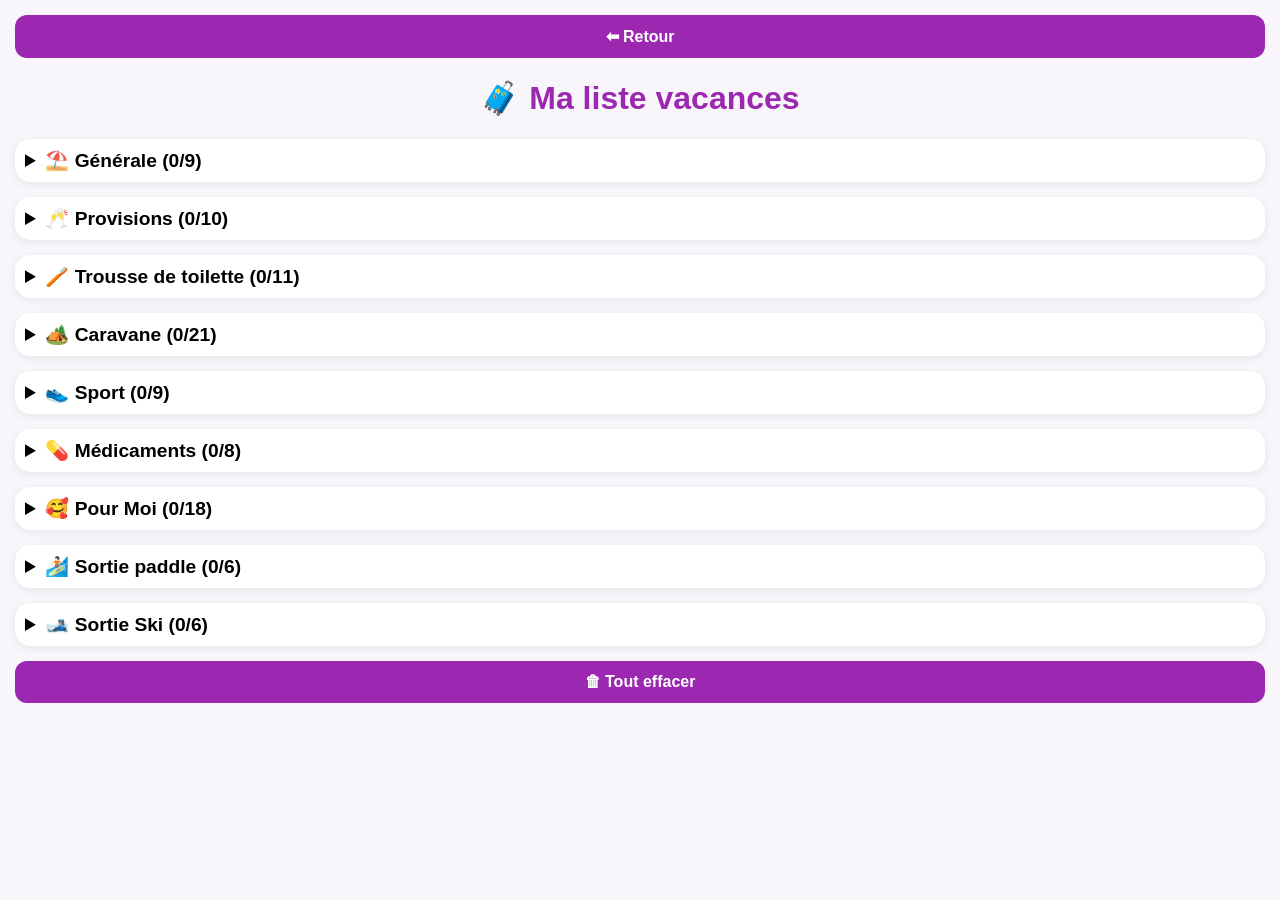
<file: liste-vacances.html>
<!DOCTYPE html>
<html lang="fr">
<head>
<meta charset="UTF-8">
<meta name="viewport" content="width=device-width, initial-scale=1.0">
<title>🧳 Ma liste vacances</title>

<style>

body{
  font-family:Arial,sans-serif;
  background:#f8f5fb;
  margin:0;
  padding:15px;
}

h1{
  text-align:center;
  color:#9C27B0;
}

.saison{
  background:white;
  border-radius:15px;
  margin-bottom:15px;
  padding:10px;
  box-shadow:0 2px 8px rgba(0,0,0,.08);
}

.saison summary{
  font-size:1.2rem;
  font-weight:bold;
  cursor:pointer;
}

.categorie{
  margin-top:10px;
  border:1px solid #eee;
  border-radius:10px;
  padding:8px;
}

.categorie summary{
  font-weight:bold;
  cursor:pointer;
}

label{
  display:block;
  padding:4px 0;
}

.progress{
  margin-top:8px;
  font-size:0.9rem;
  color:#666;
}

.btn-reset{
  margin-top:10px;
  padding:8px 12px;
  border:none;
  border-radius:10px;
  background:#9C27B0;
  color:white;
  font-weight:bold;
  cursor:pointer;
}
.btn-reset-all{
  width:100%;
  margin-bottom:15px;
  padding:12px;
  border:none;
  border-radius:12px;
  background:#9C27B0;
  color:white;
  font-size:1rem;
  font-weight:bold;
  cursor:pointer;
}
.btn-retour{
  display:block;
  width:100%;
  margin-bottom:15px;
  padding:12px;
  border:none;
  border-radius:12px;
  background:#9C27B0;
  color:white;
  font-size:1rem;
  font-weight:bold;
}
.input-row-custom{
  display:flex;
  gap:8px;
  margin-top:10px;
}

.input-row-custom input{
  flex:1;
  padding:12px;
  border:2px solid #e0d0e8;
  border-radius:12px;
  font-size:0.95rem;
  outline:none;
}
#custom-moi{
  min-height:20px;
}
.input-row-custom input:focus{
  border-color:#9C27B0;
}

.btn-add-custom{
  background:#9C27B0;
  color:white;
  border:none;
  border-radius:12px;
  padding:0 16px;
  font-weight:bold;
  cursor:pointer;
  white-space:nowrap;
}

.btn-add-custom:hover{
  opacity:.9;
}
.custom-item{
  display:flex;
  align-items:center;
  justify-content:space-between;
  gap:10px;
  margin:6px 0;
  padding:10px;
  background:#f7f2fa;
  border-radius:10px;
}

.custom-item label{
  flex:1;
  margin:0;
}

.custom-item button{
  border:none;
  background:#ffebee;
  color:#d32f2f;
  border-radius:8px;
  padding:6px 8px;
  cursor:pointer;
}
 
</style>
</head>

<body>

<button class="btn-retour" onclick="history.back()">
⬅ Retour
</button>
<h1 id="titre-vacances">
🧳 Ma liste vacances
</h1>

<!-- GENERALE -->
<details class="saison" id="generale">
<summary>⛱️ Générale <span id="prog-generale"></span></summary>

<label><input type="checkbox" data-id="gourde">Gourde</label>
<label><input type="checkbox" data-id="natel">Chargeur natel 📱</label> 
<label><input type="checkbox" data-id="livres">Livres</label>
<label><input type="checkbox" data-id="id">Carte d'identité</label>
<label><input type="checkbox" data-id="argent">Argent</label>
<label><input type="checkbox" data-id="magic">Magic Pass</label>
<label><input type="checkbox" data-id="housse">Housse linge sale</label>
<label><input type="checkbox" data-id="sac_dos">Sac à dos</label>
<label><input type="checkbox" data-id="boom">Boom Box</label>


  
<button class="btn-reset" onclick="resetSeason('generale')">
🗑 Effacer Générale
</button>

<div class="progress" id="txt-generale"></div>
</details>
<!-- PROVISIONS -->
<details class="saison" id="provisions">
<summary>🥂 Provisions <span id="prog-provisions"></span></summary>

<label><input type="checkbox" data-id="sel">Sel 🧂</label>
<label><input type="checkbox" data-id="poivre">Poivre</label> 
<label><input type="checkbox" data-id="cafe">Café ☕</label>
<label><input type="checkbox" data-id="huile">Huile</label>
<label><input type="checkbox" data-id="vinaigre">Vinaigre</label>
<label><input type="checkbox" data-id="miel">Miel 🍯</label>
<label><input type="checkbox" data-id="beurre">Beurre 🧈</label>
<label><input type="checkbox" data-id="confiture">Confiture 🍞</label>
<label><input type="checkbox" data-id="the">Thé 🫖</label>
<label><input type="checkbox" data-id="bocal">Bocaux / Boîtes</label>


  
<button class="btn-reset" onclick="resetSeason('provisions')">
🗑 Effacer Provisions
</button>

<div class="progress" id="txt-provisions"></div>
</details>

  
<!-- Trousse de toilette -->

<details class="saison" id="toilette">
<summary>🪥 Trousse de toilette <span id="prog-toilette"></span></summary>

<label><input type="checkbox" data-id="dent">Brosse à dent 🪥</label>
<label><input type="checkbox" data-id="dentifrice">Dentifrice</label>
<label><input type="checkbox" data-id="douche">Gel douche 🚿</label>
<label><input type="checkbox" data-id="shampoing">Shampoing 🚿</label>
<label><input type="checkbox" data-id="deo">Déodorant</label>
<label><input type="checkbox" data-id="cheveux">Brosse à cheveux</label>
<label><input type="checkbox" data-id="solaire">Crème solaire</label>
<label><input type="checkbox" data-id="lime">Coupe-ongle / Lime</label>
<label><input type="checkbox" data-id="gel">Gel</label>
<label><input type="checkbox" data-id="elastic">Elastiques à cheveux</label>
<label><input type="checkbox" data-id="mouchoirs">Mouchoirs 🤧</label>


<hr>

<h4>➕ Mes ajouts</h4>

<div id="custom-toilette"></div>

<div class="input-row-custom">
  <input
    type="text"
    id="input-toilette"
    placeholder="Ajouter un produit..."
    onkeypress="if(event.key==='Enter')addCustomItemGeneric('toilette')">

  <button
    class="btn-add-custom"
    onclick="addCustomItemGeneric('toilette')">
    + Ajouter
  </button>
</div>
  
<button class="btn-reset" onclick="resetSeason('toilette')">
🗑 Effacer la trousse de toilette
</button>

<div class="progress" id="txt-toilette"></div>
</details>
  
<!-- Caravane -->
<details class="saison" id="caravane">
<summary>🏕️ Caravane <span id="prog-caravane"></span></summary>

<label><input type="checkbox" data-id="vaisselle">Linge Vaiselle</label>
<label><input type="checkbox" data-id="main">Linge à main</label>
<label><input type="checkbox" data-id="courses">Sac de courses</label>
<label><input type="checkbox" data-id="savon_vaisselle">Savon Vaisselle</label>
<label><input type="checkbox" data-id="marseille">Savon Marseille</label>
<label><input type="checkbox" data-id="housse_linge">Housse linge sale</label>
<label><input type="checkbox" data-id="eponge">Eponges / pattes</label>
<label><input type="checkbox" data-id="lessive">Lessive</label>
<label><input type="checkbox" data-id="auvent">Auvent</label>
<label><input type="checkbox" data-id="solette">Solette</label>
<label><input type="checkbox" data-id="tabel">Table / Bancs</label>
<label><input type="checkbox" data-id="rallonges">Rallonges / Prises / Adaptateur</label>
<label><input type="checkbox" data-id="grill">Grill</label>
<label><input type="checkbox" data-id="wok">Wok</label>
<label><input type="checkbox" data-id="blender">Blender</label>
<label><input type="checkbox" data-id="cafe">Machine à café</label>
<label><input type="checkbox" data-id="draps">Draps de lit</label>
<label><input type="checkbox" data-id="duvet">Duvet</label>
<label><input type="checkbox" data-id="coussin">Coussin</label>
<label><input type="checkbox" data-id="bouchon">Bouchon à pomper le vin</label>
<label><input type="checkbox" data-id="etandage">Etandage à linge</label>



  
<button class="btn-reset" onclick="resetSeason('caravane')">
🗑 Effacer Caravane
</button>

<div class="progress" id="txt-caravane"></div>
</details>

<!-- SPORT -->
<details class="saison" id="sport">
<summary>👟 Sport <span id="prog-sport"></span></summary>

<label><input type="checkbox" data-id="baskets">Baskets</label>
<label><input type="checkbox" data-id="dos">sac à dos</label>
<label><input type="checkbox" data-id="fc">Capteur FC</label>
<label><input type="checkbox" data-id="chausettes_sport">Chaussettes de sport</label>
<label><input type="checkbox" data-id="short_sport">Short</label>
<label><input type="checkbox" data-id="shirt">T-Shirt</label>
<label><input type="checkbox" data-id="lunettes">Lunettes</label>
<label><input type="checkbox" data-id="natel">Housse natel</label>
<label><input type="checkbox" data-id="bandeau">Casquette / bandeau</label>


  <hr>

<h4>➕ Mes ajouts</h4>

<div id="custom-sport"></div>

<div class="input-row-custom">
  <input
    type="text"
    id="input-sport"
    placeholder="Ajouter un équipement..."
    onkeypress="if(event.key==='Enter')addCustomItemGeneric('sport')">

  <button
    class="btn-add-custom"
    onclick="addCustomItemGeneric('sport')">
    + Ajouter
  </button>
</div>

<button class="btn-reset" onclick="resetSeason('sport')">
🗑 Effacer Sport
</button>

<div class="progress" id="txt-sport"></div>
</details>

<!-- Médicaments -->
<details class="saison" id="medicaments">
<summary>💊 Médicaments <span id="prog-medicaments"></span></summary>

<label><input type="checkbox" data-id="dafalgan">Dafalgan</label>
<label><input type="checkbox" data-id="concerta">Méthylphénidate</label>
<label><input type="checkbox" data-id="bilaxten">Antihistaminique</label>
<label><input type="checkbox" data-id="ventolin">Ventolin</label>
<label><input type="checkbox" data-id="fer">Fer</label>
<label><input type="checkbox" data-id="sparadrap">Sparadraps</label>
<label><input type="checkbox" data-id="moustique">Antitique / Antimoustique</label>
<label><input type="checkbox" data-id="ventolin">Huiles essentielles</label>


<hr>

<h4>➕ Mes ajouts</h4>

<div id="custom-medicaments"></div>

<div class="input-row-custom">
  <input
    type="text"
    id="input-medicaments"
    placeholder="Ajouter un médicament..."
    onkeypress="if(event.key==='Enter')addCustomItemGeneric('medicaments')">

  <button
    class="btn-add-custom"
    onclick="addCustomItemGeneric('medicaments')">
    + Ajouter
  </button>
</div>
  
<button class="btn-reset" onclick="resetSeason('medicaments')">
🗑 Effacer les Médicaments
</button>

<div class="progress" id="txt-medicaments"></div>
</details>

<!-- Pour Moi -->
<details class="saison" id="moi">
<summary>🥰 Pour Moi <span id="prog-moi"></span></summary>

<label><input type="checkbox" data-id="sous_vetements">Sous-vêtements</label>  
<label><input type="checkbox" data-id="chaussettes">Chaussettes</label>
<label><input type="checkbox" data-id="pyjama">Pyjama</label>
<label><input type="checkbox" data-id="t_shirt">T-shits</label>
<label><input type="checkbox" data-id="pull">Pull / Jaquette</label>
<label><input type="checkbox" data-id="veste">Veste / gilet / k-way</label>
  <label><input type="checkbox" data-id="short">Short / jupe</label>
  <label><input type="checkbox" data-id="pantalon">Pantalon (training)</label>
  <label><input type="checkbox" data-id="maillot">Maillot de bain</label>
  <label><input type="checkbox" data-id="linge_bain">Linge de bain</label>
  <label><input type="checkbox" data-id="lunettes_soleil">Lunettes de soleil</label>
  <label><input type="checkbox" data-id="casquette">Casquette</label>
  <label><input type="checkbox" data-id="tong">Tong </label>
  <label><input type="checkbox" data-id="baskets_2">Baskets</label>
  <label><input type="checkbox" data-id="gourde_2">Gourde</label>
  <label><input type="checkbox" data-id="jeux_2">Jeux</label>
  <label><input type="checkbox" data-id="livres_2">Livres</label>
  <label><input type="checkbox" data-id="natel_2">Natel + chargeur</label>



<hr>

<h4 style="margin-top:20px">
  ➕ Mes affaires personnelles
</h4>

<div id="custom-moi"
     style="
       margin-bottom:10px;
       display:block;">
</div>

<div class="input-row-custom">
  <input
    type="text"
    id="input-moi"
    placeholder="Ajouter une affaire..."
    onkeypress="if(event.key==='Enter')addCustomItem()">

  <button
    class="btn-add-custom"
    onclick="addCustomItem()">
    + Ajouter
  </button>
</div>

  
<button class="btn-reset" onclick="resetSeason('moi')">
🗑 Effacer ma liste
</button>

<div class="progress" id="txt-moi"></div>
</details>

<!-- Paddle -->
<details class="saison" id="paddle">
<summary>🏄🏻 Sortie paddle <span id="prog-paddle"></span></summary>
  
<label><input type="checkbox" data-id="paddle">Paddle</label> 
<label><input type="checkbox" data-id="gilet">Gilets</label>
<label><input type="checkbox" data-id="pagaye">Pagaye</label>
<label><input type="checkbox" data-id="c_solaire_4">Crème solaire</label>
<label><input type="checkbox" data-id="linge_bain_2">Linge de bain</label>
<label><input type="checkbox" data-id="lunettes_casquette">Lunettes / casquette</label>


<hr>

<h4 style="margin-top:20px">
  ➕ Mes affaires personnelles
</h4>

<div id="custom-paddle"
     style="
       margin-bottom:10px;
       display:block;">
</div>

<div class="input-row-custom">
  <input
    type="text"
    id="input-paddle"
    placeholder="Ajouter une affaire..."
    onkeypress="if(event.key==='Enter')addCustomItemGeneric('paddle')">

  <button
    class="btn-add-custom"
    onclick="addCustomItemGeneric('paddle')">
    + Ajouter
  </button>
</div>

  
<button class="btn-reset" onclick="resetSeason('paddle')">
🗑 Effacer Paddle
</button>

<div class="progress" id="txt-paddle"></div>
</details>

<!-- Ski -->
<details class="saison" id="ski">
<summary>🎿 Sortie Ski <span id="prog-ski"></span></summary>

 <label><input type="checkbox" data-id="ski">Ski + Bâtons</label>
 <label><input type="checkbox" data-id="casque">Casque</label>
 <label><input type="checkbox" data-id="gants">Gants</label>
 <label><input type="checkbox" data-id="m_pass">Magic Pass</label>
 <label><input type="checkbox" data-id="solaire_2">Crème solaire</label>
  <label><input type="checkbox" data-id="lunettes_3">Lunettes de soleil</label>



<hr>

<h4 style="margin-top:20px">
  ➕ Mes affaires personnelles
</h4>

<div id="custom-ski"
     style="
       margin-bottom:10px;
       display:block;">
</div>

<div class="input-row-custom">
  <input
    type="text"
    id="input-ski"
    placeholder="Ajouter une affaire..."
    onkeypress="if(event.key==='Enter')addCustomItemGeneric('ski')">

  <button
    class="btn-add-custom"
    onclick="addCustomItemGeneric('ski')">
    + Ajouter
  </button>
</div>

  
<button class="btn-reset" onclick="resetSeason('ski')">
🗑 Effacer ski
</button>

<div class="progress" id="txt-ski"></div>
</details>

  
<button class="btn-reset-all" onclick="resetAll()">🗑 Tout effacer</button>

  
<script>

localStorage.getItem("custom_moi")

const allBoxes = document.querySelectorAll(
  'input[type="checkbox"]'
);

allBoxes.forEach((box,index)=>{

  const key = "vacances_" + index;

  box.checked = localStorage.getItem(key)==="1";

  box.addEventListener("change",()=>{

    localStorage.setItem(
      key,
      box.checked ? "1" : "0"
    );

    updateProgress();

  });

});



function updateProgress(){

  document.querySelectorAll(".saison").forEach(saison=>{

    const boxes=saison.querySelectorAll("input[type=checkbox]");
    const checked=saison.querySelectorAll("input[type=checkbox]:checked");

    const total=boxes.length;
    const done=checked.length;

    const id=saison.id;

    document.getElementById("prog-"+id).textContent=
      `(${done}/${total})`;

    document.getElementById("txt-"+id).textContent=
      `${done} élément(s) préparé(s) sur ${total}`;
  });
}
function resetAll(){

  if(!confirm("Effacer toutes les coches de toutes les listes ?")){
    return;
  }

document
  .querySelectorAll("input[type=checkbox]")
  .forEach((box,index)=>{

    box.checked = false;

    localStorage.setItem(
      "vacances_" + index,
      "0"
    );

  });

  updateProgress();
}
 function deleteCustomItem(index){

  const liste = JSON.parse(
    localStorage.getItem("custom_moi") || "[]"
  );

  liste.splice(index,1);

  localStorage.setItem(
    "custom_moi",
    JSON.stringify(liste)
  );

  renderCustomItems();
  updateProgress();
}

function toggleCustomItem(index,value){

  const liste = JSON.parse(
    localStorage.getItem("custom_moi") || "[]"
  );

  liste[index].checked = value;

  localStorage.setItem(
    "custom_moi",
    JSON.stringify(liste)
  );

  updateProgress();
}

function renderCustomItems(){

  const container =
    document.getElementById("custom-moi");

  if(!container) return;

  const liste = JSON.parse(
    localStorage.getItem("custom_moi") || "[]"
  );

  container.innerHTML = "";

  liste.forEach((item,index)=>{

    container.innerHTML += `
       <div class="custom-item">

        <label style="flex:1">
          <input
            type="checkbox"
            ${item.checked ? "checked" : ""}
            onchange="toggleCustomItem(${index},this.checked)">
          ${item.nom}
        </label>

        <button onclick="deleteCustomItem(${index})">
          ❌
        </button>

      </div>
    `;
  });
}

function addCustomItem(){

  const input = document.getElementById("input-moi");
  const texte = input.value.trim();

  if(!texte) return;

  const liste = JSON.parse(
    localStorage.getItem("custom_moi") || "[]"
  );

  liste.push({
    nom: texte,
    checked: false
  });

  localStorage.setItem(
    "custom_moi",
    JSON.stringify(liste)
  );

  input.value = "";

  renderCustomItems();
  updateProgress();
}
  function addCustomItemGeneric(section){

  const input =
    document.getElementById("input-" + section);

  const texte = input.value.trim();

  if(!texte) return;

  const storageKey = "custom_" + section;

  const liste = JSON.parse(
    localStorage.getItem(storageKey) || "[]"
  );

  liste.push({
    nom: texte,
    checked:false
  });

  localStorage.setItem(
    storageKey,
    JSON.stringify(liste)
  );

  input.value = "";

  renderCustomItemsGeneric(section);
  updateProgress();
}

function renderCustomItemsGeneric(section){

  const container =
    document.getElementById("custom-" + section);

  if(!container) return;

  const storageKey = "custom_" + section;

  const liste = JSON.parse(
    localStorage.getItem(storageKey) || "[]"
  );

  container.innerHTML = "";

  liste.forEach((item,index)=>{

    container.innerHTML += `
      <div class="custom-item">

        <label style="flex:1">
          <input
            type="checkbox"
            ${item.checked ? "checked" : ""}
            onchange="toggleCustomItemGeneric('${section}',${index},this.checked)">
          ${item.nom}
        </label>

        <button onclick="deleteCustomItemGeneric('${section}',${index})">
          ❌
        </button>

      </div>
    `;
  });
}

function toggleCustomItemGeneric(section,index,value){

  const storageKey = "custom_" + section;

  const liste = JSON.parse(
    localStorage.getItem(storageKey) || "[]"
  );

  liste[index].checked = value;

  localStorage.setItem(
    storageKey,
    JSON.stringify(liste)
  );

  updateProgress();
}

function deleteCustomItemGeneric(section,index){

  const storageKey = "custom_" + section;

  const liste = JSON.parse(
    localStorage.getItem(storageKey) || "[]"
  );

  liste.splice(index,1);

  localStorage.setItem(
    storageKey,
    JSON.stringify(liste)
  );

  renderCustomItemsGeneric(section);
  updateProgress();
}
function resetSeason(id){

  if(!confirm("Effacer toutes les coches de cette saison ?")) return;

  const boxes=document
    .getElementById(id)
    .querySelectorAll("input[type=checkbox]");

  boxes.forEach(box=>{
    box.checked=false;
  });

  document
    .querySelectorAll("input[type=checkbox]")
    .forEach((box,index)=>{
      localStorage.setItem(
        "vacances_"+index,
        box.checked ? "1" : "0"
      );
    });

  updateProgress();
}

renderCustomItemsGeneric("sport");
renderCustomItemsGeneric("medicaments");
renderCustomItemsGeneric("toilette");
renderCustomItemsGeneric("paddle");
  renderCustomItemsGeneric("ski");

renderCustomItems();
updateProgress();

</script>

</body>
</html>
</file>
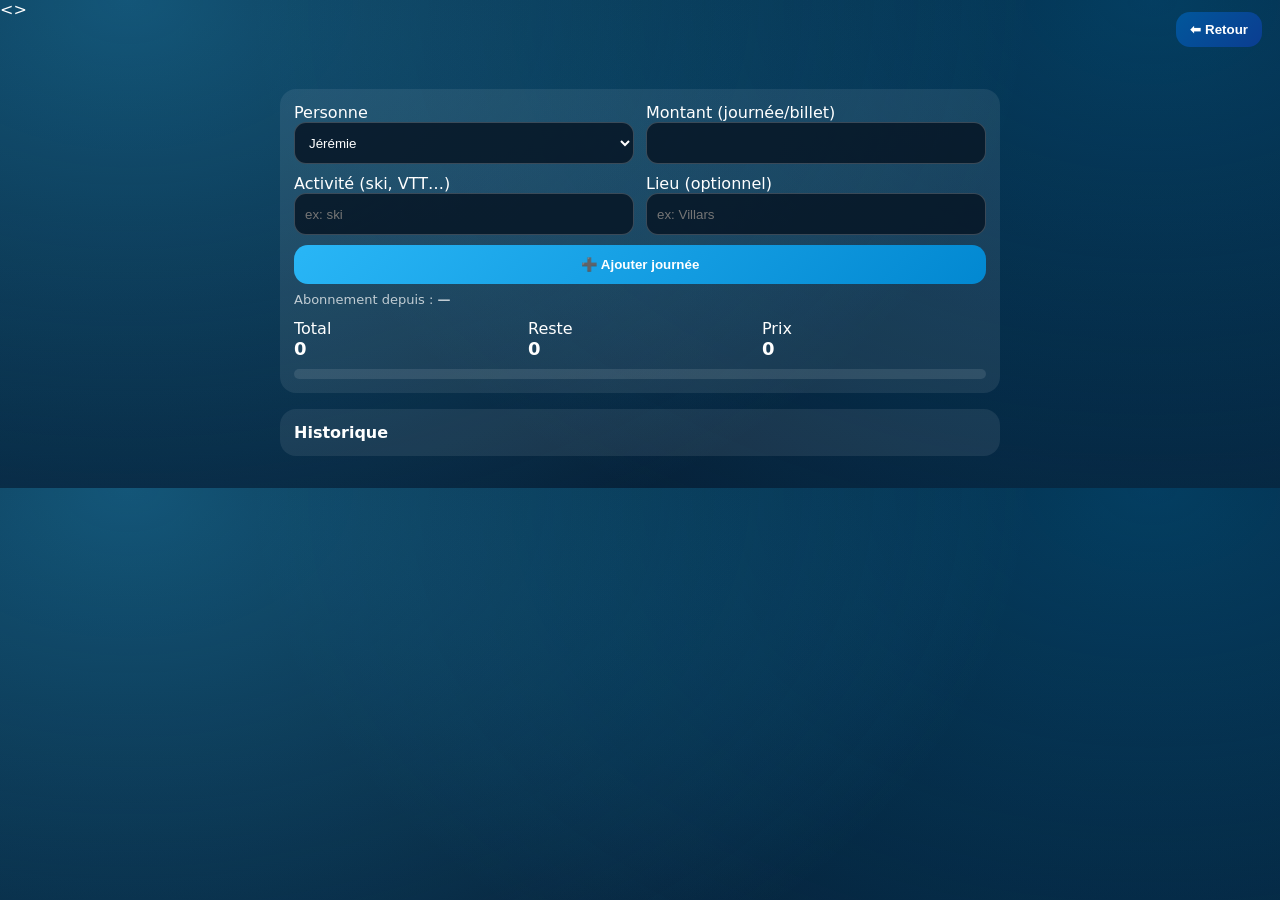
<file: magicpass.html>
<!DOCTYPE html><>
<meta name="viewport" content="width=device-width, initial-scale=1">
<title>Magic Pass</title>

<style>
:root{
  --accent:#29B6F6;     /* bleu clair */
  --accent2:#0288D1;    /* bleu soutenu */
  --violet:#01579B;     /* bleu profond pour boutons */
  --txt:#fff;
  --muted:rgba(255,255,255,.72);
}

/* 🌈 FOND (bleu) */
body{
  margin:0;
  font-family:system-ui,sans-serif;
  color:var(--txt);
  background:
    radial-gradient(900px 600px at 10% 0%, rgba(41,182,246,.40), transparent),
    radial-gradient(900px 600px at 90% 0%, rgba(2,136,209,.35), transparent),
    linear-gradient(180deg,#051625,#06223a);
}

/* HEADER */
.topbar{
  position:fixed;
  top:0;
  width:100%;
  display:flex;
  justify-content:flex-end;
  padding:12px 18px;
  box-sizing:border-box;
  z-index:10;
}
.backbtn{
  background:linear-gradient(135deg,var(--violet),#0B3D91);
  border:none;
  padding:10px 14px;
  border-radius:14px;
  font-weight:900;
  color:white;
  cursor:pointer;
}

/* LAYOUT */
.wrap{
  max-width:720px;
  margin:auto;
  padding:70px 16px 16px;
}
.card{
  background:rgba(255,255,255,.08);
  border-radius:16px;
  padding:14px;
  margin-bottom:16px;
}

/* ✅ ALIGNEMENT */
.row{ display:flex; gap:12px; }
.col{ flex:1; }

/* INPUTS */
select, input{
  height:42px;
  width:100%;
  padding:0 10px;
  border-radius:12px;
  border:1px solid rgba(255,255,255,.2);
  background:rgba(6,22,37,.85);
  color:white;
  box-sizing:border-box;
}

/* BOUTON */
.primary{
  width:100%;
  margin-top:10px;
  padding:12px;
  border-radius:14px;
  border:none;
  font-weight:900;
  background:linear-gradient(135deg,var(--accent),var(--accent2));
  color:white;
}

/* DATE */
.date{
  margin-top:8px;
  font-size:13px;
  color:var(--muted);
}

/* KPI */
.kpi{
  display:grid;
  grid-template-columns:repeat(3,1fr);
  gap:10px;
  margin-top:12px;
}
.kpi b{font-size:18px;}

/* PROGRESS */
.progress{
  height:10px;
  background:rgba(255,255,255,.1);
  border-radius:20px;
  margin-top:10px;
}
#bar{
  height:100%;
  width:0%;
  background:linear-gradient(135deg,#29B6F6,#0288D1);
  border-radius:20px;
}

/* LIST */
.item{
  display:flex;
  justify-content:space-between;
  align-items:flex-start;
  gap:10px;
  padding:10px;
  border-radius:12px;
  background:rgba(0,0,0,.25);
  margin-top:6px;
}
.item small{ color:var(--muted); }

.del{
  background:linear-gradient(135deg,#4FC3F7,#0288D1);
  border:none;
  padding:6px 10px;
  border-radius:10px;
  color:white;
  cursor:pointer;
}
</style>
</head>

<body>

<div class="topbar">
  <button class="backbtn" onclick="location.href='index.html'">⬅ Retour</button>
</div>

<div class="wrap">

  <div class="card">

    <div class="row">
      <div class="col">
        <label>Personne</label>
        <select id="pers"></select>
      </div>

      <div class="col">
        <label>Montant (journée/billet)</label>
        <input type="number" id="montant" step="0.05" min="0">
      </div>
    </div>

    <div class="row" style="margin-top:10px;">
      <div class="col">
        <label>Activité (ski, VTT…)</label>
        <input type="text" id="activite" placeholder="ex: ski">
      </div>

      <div class="col">
        <label>Lieu (optionnel)</label>
        <input type="text" id="lieu" placeholder="ex: Villars">
      </div>
    </div>

    <button class="primary" onclick="add()">➕ Ajouter journée</button>

    <div class="date">
      Abonnement depuis : <b id="dateDebut">—</b>
    </div>

    <div class="kpi">
      <div>Total<br><b id="total">0</b></div>
      <div>Reste<br><b id="reste">0</b></div>
      <div>Prix<br><b id="prix">0</b></div>
    </div>

    <div class="progress"><div id="bar"></div></div>

  </div>

  <div class="card">
    <b>Historique</b>
    <div id="list"></div>
  </div>

</div>

<script>
const API="https://script.google.com/macros/s/AKfycbxOJEus1Fev5I4YZsSbjpIXXlgGJBY7QmFkkqZtkXYD6eEPwqmgCl8r2hfrO1X9eyqxSA/exec";

const USERS={
  jeremie:"Jérémie",
  clement:"Clément",
  diego:"Diego",
  yann:"Yann",
  melanie:"Mélanie",
  
};

let days=[];
let config={};

// Paramètres abonnement
const SUBSCRIPTION_YEARS = 1;
const WARN_DAYS = 30;

/* ----------------- Dates ----------------- */
function todayYMD(){
  const d=new Date();
  const y=d.getFullYear();
  const m=String(d.getMonth()+1).padStart(2,'0');
  const dd=String(d.getDate()).padStart(2,'0');
  return `${y}-${m}-${dd}`;
}
function toYMD(dateStr){
  if(!dateStr) return "";
  const s=String(dateStr).trim();
  if(/^\d{4}-\d{2}-\d{2}$/.test(s)) return s;
  const m1=s.match(/^(\d{2})[\/.](\d{2})[\/.](\d{4})$/);
  if(m1) return `${m1[3]}-${m1[2]}-${m1[1]}`;
  const d=new Date(s);
  if(!isNaN(d.getTime())){
    const y=d.getFullYear();
    const mo=String(d.getMonth()+1).padStart(2,'0');
    const da=String(d.getDate()).padStart(2,'0');
    return `${y}-${mo}-${da}`;
  }
  return s;
}
function formatDateFR(dateStr){
  const ymd=toYMD(dateStr);
  if(!ymd || !/^\d{4}-\d{2}-\d{2}$/.test(ymd)) return "—";
  const d=new Date(ymd+"T00:00:00");
  return d.toLocaleDateString("fr-FR",{day:"2-digit",month:"long",year:"numeric"});
}
function addYearsYMD(ymd, years){
  const d=new Date(ymd+"T00:00:00");
  d.setFullYear(d.getFullYear()+years);
  return d.toISOString().slice(0,10);
}
function daysUntilYMD(futureYmd){
  const now=new Date(todayYMD()+"T00:00:00").getTime();
  const fut=new Date(futureYmd+"T00:00:00").getTime();
  return Math.floor((fut-now)/(24*60*60*1000));
}
function setDateLabel(text){
  const el=document.getElementById("dateDebut");
  if(el) el.textContent=text;
}

/* ----------------- Config (Google Sheet) -----------------
MAGICPASS_CONFIG : personne|date_debut|prix_abonnement
*/
async function loadConfig(){
  const txt=await fetch(API+"?sheet=MAGICPASS_CONFIG&action=lire").then(r=>r.text());

  config={};
  if(txt && txt.trim()){
    txt.split("~~~~").forEach(line=>{
      const parts=line.split("|");
      const pers=(parts[0]||"").trim().toLowerCase();
      const dateRaw=(parts[1]||"").trim();
      const prixRaw=(parts[2]||"").trim();
      if(!pers) return;

      config[pers]={
        date_raw: dateRaw,
        date: toYMD(dateRaw),
        prix: parseFloat(prixRaw||"0")||0
      };
    });
  }

  // Valeurs par défaut non bloquantes
  Object.keys(USERS).forEach(p=>{
    if(!config[p]) config[p]={date_raw:"",date:"",prix:0};
    if(!config[p].date) config[p].date="2026-01-01"; // à adapter si tu veux
  });
}

async function saveConfig(personne, date_debut_ymd, prix){
  const body=new URLSearchParams({
    sheet:"MAGICPASS_CONFIG",
    action:"enregistrer",
    personne,
    date_debut: date_debut_ymd,
    prix: String(prix)
  });
  const res=await fetch(API,{method:"POST",body}).then(r=>r.text());
  return res.trim();
}

/* ----------------- Renouvellement abonnement ----------------- */
async function checkAndRenewIfNeeded(personne){
  const cfg=config[personne];
  if(!cfg) return;

  const start=cfg.date;
  const end=addYearsYMD(start, SUBSCRIPTION_YEARS);
  const remaining=daysUntilYMD(end);

  if(remaining <= WARN_DAYS && remaining >= 0){
    setDateLabel(`${formatDateFR(start)} (⚠️ expire dans ${remaining} jour${remaining>1?'s':''})`);
  }else{
    setDateLabel(formatDateFR(start));
  }

  if(remaining < 0){
    const newStart=todayYMD();
    const res=await saveConfig(personne, newStart, cfg.prix);
    if(res==="ok"){
      cfg.date=newStart;
      cfg.date_raw=newStart;
      setDateLabel(`${formatDateFR(newStart)} (🆕 nouveau cycle)`);
    }else{
      setDateLabel(`${formatDateFR(start)} (⚠️ renouvellement impossible)`);
    }
  }
}

/* ----------------- Jours / sorties ----------------- */
async function loadDays(){
  const p=document.getElementById("pers").value;
  const cfg=config[p];

  const from=cfg?.date || "";
  const url=API + `?sheet=MAGICPASS&action=lire&personne=${encodeURIComponent(p)}&from=${encodeURIComponent(from)}`;
  const text=await fetch(url).then(r=>r.text());

  days=[];
  const list=document.getElementById("list");
  list.innerHTML="";

  if(text && text.trim()){
    text.split("~~~~").forEach(line=>{
      const parts=line.split("|");
      const dateStr=(parts[0]||"").trim();
      const pers=(parts[1]||"").trim().toLowerCase();
      const montant=parseFloat(parts[2]||"");
      const activite=(parts[3]||"").trim();
      const lieu=(parts[4]||"").trim();
      const row=parts[5] ? parseInt(parts[5],10) : null;

      if(!dateStr || !pers || !isFinite(montant)) return;

      const ymd=toYMD(dateStr);
      const startYMD=cfg.date;

      // filtre robuste (on ignore tout ce qui est avant le début du cycle)
      if(ymd && startYMD && ymd < startYMD) return;

      days.push({date: ymd || dateStr, pers, montant, activite, lieu, row});
    });

    days.sort((a,b)=>String(b.date).localeCompare(String(a.date)));

    days.forEach(d=>{
      const subtitle = [
        d.activite ? d.activite : null,
        d.lieu ? d.lieu : null
      ].filter(Boolean).join(" · ");

      list.innerHTML += `
        <div class="item">
          <div>
            ${d.montant.toFixed(2)} CHF
            ${subtitle ? `<br><small>${subtitle}</small>` : ``}
            <br><small>${formatDateFR(d.date)}</small>
          </div>
          <div>
            ${USERS[d.pers] || d.pers}
            ${d.row ? `<button class="del" onclick="del(${d.row})">🗑️</button>` : ``}
          </div>
        </div>`;
    });
  }
}

function compute(){
  const p=document.getElementById("pers").value;
  const prix=config[p]?.prix || 0;

  let total=0;
  days.forEach(d=> total += d.montant);

  const reste = prix - total;

  document.getElementById("total").textContent = total.toFixed(2) + " CHF";
  document.getElementById("prix").textContent  = prix + " CHF";
  document.getElementById("reste").textContent =
    (reste > 0 ? reste.toFixed(2) + " CHF" : "✅ Rentabilisé");

  const percent = (prix > 0) ? Math.min(100, (total/prix)*100) : 0;
  document.getElementById("bar").style.width = percent + "%";
}

/* CRUD */
async function add(){
  const p=document.getElementById("pers").value;
  const m=document.getElementById("montant").value;
  const a=document.getElementById("activite").value;
  const l=document.getElementById("lieu").value;

  if(!m) return;

  await fetch(API,{
    method:"POST",
    body:new URLSearchParams({
      sheet:"MAGICPASS",
      action:"ajouter",
      personne:p,
      montant:m,
      activite:a,
      lieu:l
    })
  });

  document.getElementById("montant").value="";
  document.getElementById("activite").value="";
  document.getElementById("lieu").value="";
  await refreshAll();
}

async function del(row){
  await fetch(API,{
    method:"POST",
    body:new URLSearchParams({sheet:"MAGICPASS",action:"supprimer",row})
  });
  await refreshAll();
}

/* Init UI */
function init(){
  const sel=document.getElementById("pers");
  sel.innerHTML = Object.entries(USERS)
    .map(([k,v])=>`<option value="${k}">${v}</option>`)
    .join("");

  const last=localStorage.getItem("magic_person") || "jeremie";
  sel.value = USERS[last] ? last : "jeremie";

  sel.onchange = async ()=>{
    localStorage.setItem("magic_person", sel.value);
    await refreshAll();
  };

  refreshAll();
}

async function refreshAll(){
  await loadConfig();
  const p=document.getElementById("pers").value;

  // renouvellement + alerte
  await checkAndRenewIfNeeded(p);

  // jours + compute
  await loadDays();
  compute();
}

init();
</script>

</body>
</html>
<html lang="fr">
</file>
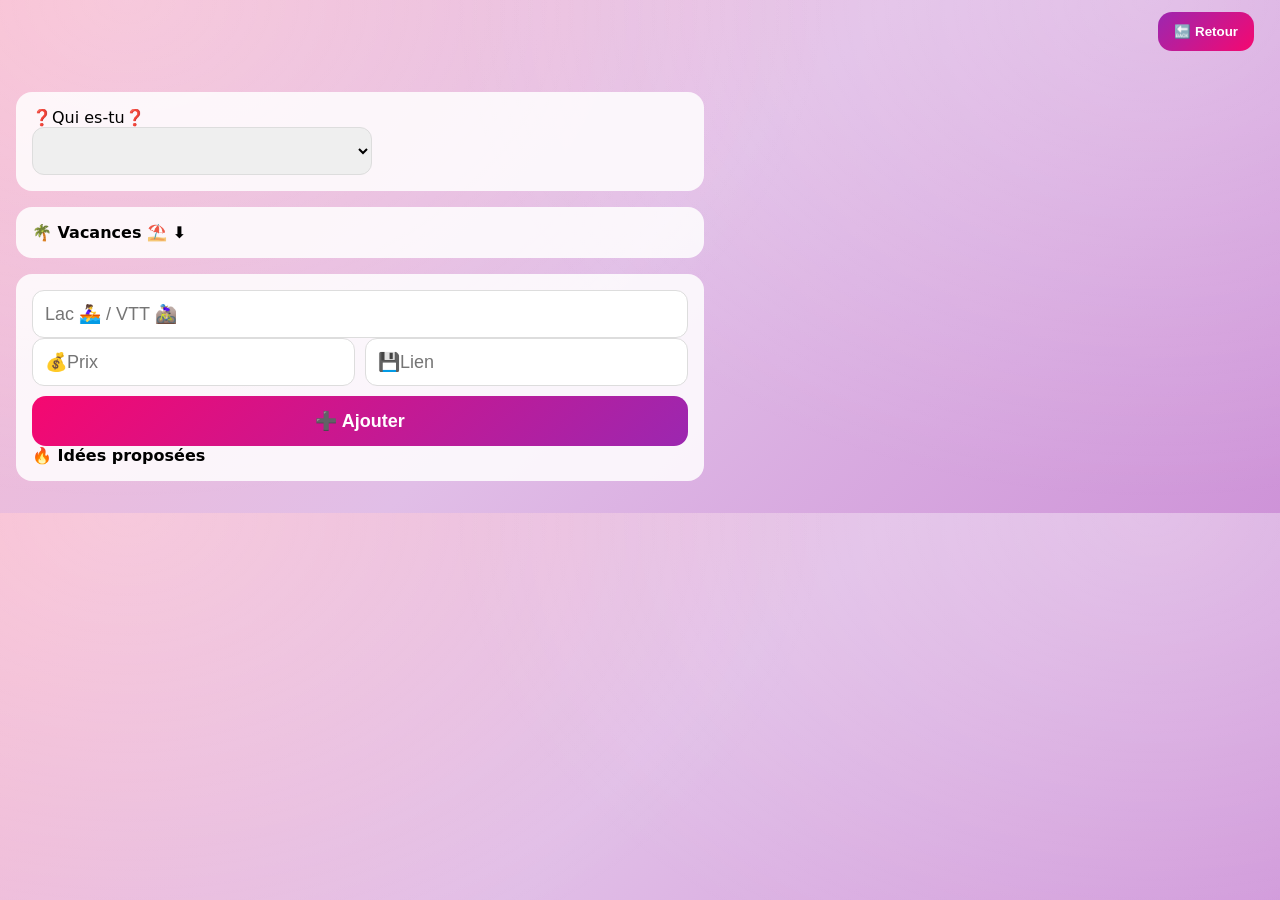
<file: VACANCES.html>
<!DOCTYPE html>
<html lang="fr">
<head>
<meta name="viewport" content="width=device-width, initial-scale=1">

<style>
:root{
  --accent:#F50870;
  --accent2:#9C27B0;
  --txt:#fff;
}

/* 🌈 FOND PLUS CLAIR */
body{
  margin:0;
  font-family:system-ui;
  color:var(--txt);

  background:
    radial-gradient(700px 500px at 10% 0%, rgba(255,255,255,.2), transparent),
    radial-gradient(700px 500px at 90% 0%, rgba(255,255,255,.2), transparent),
    linear-gradient(135deg,#F8BBD0,#E1BEE7,#CE93D8);
}

/* HEADER */
.topbar{
  position:fixed;
  top:0;
  width:100%;
  display:flex;
  justify-content:flex-end;
  box-sizing:border-box;
  z-index:10;

  padding:12px 26px;
}

.backbtn{
  background:linear-gradient(135deg,var(--accent2),var(--accent));
  border:none;
  padding:12px 16px;
  border-radius:14px;
  font-weight:900;
  color:white;
}

/* LAYOUT */
.wrap{
  max-width:720px;
  margin-right:6px;
  padding:92px 16px 16px;
  box-sizing:border-box;
}

.card{
  background:rgba(255,255,255,.85);
  color:black;
  border-radius:16px;
  padding:16px;
  margin-bottom:16px;
}

/* GRID ALIGNEMENT */
.row{
  display:flex;
  gap:10px;
}

.col{
  flex:1;
  min-width:0;
}

/* INPUT */
select,input{
  height:48px;
  width:100%;
  padding:0 12px;
  border-radius:12px;
  border:1px solid #ddd;
  font-size:18px;
  box-sizing:border-box;
}

/* ✅ Menu déroulant utilisateur plus court */
#user{
  max-width:340px;
}

/* Si tu veux l'aligner à gauche tout en restant "court" */
.card label + #user{
  display:block;
}

/* ✅ En mobile très étroit : prix/lien passent en colonne proprement */
@media (max-width: 380px){
  .row{
    flex-wrap:wrap;
  }
  .row .col{
    flex-basis:100%;
  }
}

/* BOUTON */
.primary{
  width:100%;
  margin-top:10px;
  padding:14px;
  border-radius:14px;
  border:none;
  font-weight:900;
  font-size:18px;
  background:linear-gradient(135deg,var(--accent),var(--accent2));
  color:white;
}

/* ✅ CALENDRIER */
.calendar{
  display:grid;
  grid-template-columns:repeat(2,1fr);
  gap:10px;
}

.day{
  background:white;
  border-radius:12px;
  padding:10px;
}

.day b{
  font-size:16px;
}

.options{
  display:flex;
  flex-direction:column;  /* ✅ met les éléments en colonne */
  gap:8px;
  margin-top:8px;
}

.options select{
  height:42px;
  font-size:16px;
  width:100%; /* ✅ bien aligné */
}


/* ✅ PROPOSITIONS */
.prop{
  background:#f3e5f5;
  border-radius:12px;
  padding:10px;
  margin-top:8px;
}

.vote{
  display:flex;
  justify-content:space-between;
  align-items:center;
  margin-top:6px;
}

.vote button{
  border:none;
  padding:6px 10px;
  border-radius:10px;
  background:var(--accent);
  color:white;
}
</style>
</head>

<body>

<div class="topbar">
  <button class="backbtn" onclick="goBack()">🔙 Retour</button>
</div>

<div class="wrap">

  <div class="card">
    <label>❓Qui es-tu❓</label>
    <select id="user"></select>
  </div>

  <div class="card">
    

<b id="vacTitle" onclick="toggleCal()" style="cursor:pointer;">
  🌴 Vacances ⛱️ ⬇️
</b>


    <div id="cal" class="calendar" style="display:none;"></div>
  </div>

  <div class="card">

    <div class="row">
      <div class="col">
        <input id="titre" placeholder="Lac 🚣‍♀️ / VTT 🚵🏼‍♀️">
      </div>
    </div>

    <div class="row">
      <div class="col">
        <input id="prix" placeholder="💰Prix">
      </div>
      <div class="col">
        <input id="lien" placeholder="💾Lien">
      </div>
    </div>

    <button class="primary" onclick="add()">➕ Ajouter</button>

    <b>🔥 Idées proposées</b>
    <div id="props"></div>

  </div>

</div>

<script>
const API_URL = "https://script.google.com/macros/s/AKfycbzUKrmzXep1WFNasSbZcQvYpfmybypxWwS_GAecMYPRE0_f0ipQRfT7j9xNZtiZs0ED/exec";

/* ================= CAL (toggle) ================= */
let calVisible = false;


function toggleCal(){
  const cal = document.getElementById("cal");
  calVisible = !calVisible;
  cal.style.display = calVisible ? "grid" : "none";

  const title = document.getElementById("vacTitle");
  if(title) title.innerHTML = calVisible ? "🌴 Vacances ⛱️ ⬆️" : "🌴 Vacances ⛱️ ⬇️";
}
function formatDateFR(dateStr){
  if(!dateStr) return "";

  let d;

  // Cas ISO (ton problème actuel)
  if(dateStr.includes("T")){
    d = new Date(dateStr);

    // ✅ correction fuseau (très important)
    d = new Date(d.getTime() + (d.getTimezoneOffset() * 60000));
  }
  // Cas "25.06.2026"
  else if(dateStr.includes(".")){
    const [day, month, year] = dateStr.split(".");
    d = new Date(year, month - 1, day);
  }
  else{
    d = new Date(dateStr);
  }

  if(isNaN(d)) return dateStr;

  const jours = ["dimanche","lundi","mardi","mercredi","jeudi","vendredi","samedi"];
  const mois = ["janvier","février","mars","avril","mai","juin","juillet","août","septembre","octobre","novembre","décembre"];

  return `${jours[d.getDay()]} ${d.getDate()} ${mois[d.getMonth()]}`;
}
/* ================= CAL SAVE ================= */
async function saveCal(dateLabel, slot, propId){
  const userId = getSelectedUserId();

  if(!userId){
    alert("Choisis d’abord qui tu es (menu 👤) pour remplir le calendrier.");
    return;
  }

  // secours immédiat côté navigateur
  setLocalCal(dateLabel, slot, propId);

  // tentative de sauvegarde API (si ton back-end a l'action)
  const res = await apiPOST({
    action: "setCal",     // <-- si ton Apps Script utilise un autre nom, change ici
    dateLabel,
    slot,
    propId,
    userId
  });

  if(!res || !res.ok){
    // On garde la valeur locale ; on prévient juste.
    console.warn("Sauvegarde calendrier API impossible:", res?.error);
    // optionnel : alert douce
    // alert(res?.error || "Le calendrier a été enregistré localement (API indisponible).");
    return;
  }

  loadFromAPI();
}
/* ================= MODEL ================= */
let model = {
  enfants: [],
  propositions: [],
  calendrier: []
};
/* ================= HELPERS (maps + localStorage) ================= */
function enfantsById(){
  const m = new Map();
  (model.enfants || []).forEach(e => m.set(String(e.id), e));
  return m;
}

const LS_USER_KEY = "fam_userId";
const LS_CAL_KEY  = "fam_calSelections"; // secours local si API calendrier pas prête

function getSavedUserId(){
  return localStorage.getItem(LS_USER_KEY) || "";
}

function saveUserId(id){
  if(id) localStorage.setItem(LS_USER_KEY, id);
}

function getLocalCal(){
  try { return JSON.parse(localStorage.getItem(LS_CAL_KEY) || "{}"); }
  catch(e){ return {}; }
}

function setLocalCal(dateLabel, slot, propId){
  const cal = getLocalCal();
  if(!cal[dateLabel]) cal[dateLabel] = { slot1:"", slot2:"" };
  cal[dateLabel]["slot"+slot] = propId || "";
  localStorage.setItem(LS_CAL_KEY, JSON.stringify(cal));
}

function getDayRemoteSlot(day, slot){
  // Supporte plusieurs noms possibles sans casser si l'API change
  const keys1 = ["slot1","activite1","a1","am"];
  const keys2 = ["slot2","activite2","a2","pm"];
  const keys = slot === 1 ? keys1 : keys2;

  for(const k of keys){
    if(day && day[k] != null && String(day[k]).trim() !== "") return String(day[k]);
  }
  return "";
}

function buildPropOptions(selectedId){
  const sel = String(selectedId || "");
  const list = (model.propositions || []).slice();

  // Trier par votes décroissants (optionnel mais pratique)
  list.sort((a,b) => (Number(b.votes||0) - Number(a.votes||0)));

  const base = [`<option value="">— Choisir une activité —</option>`];

  list.forEach(p => {
    const id = String(p.id);
    const votes = Number(p.votes || 0);
    const label = `${escapeHtml(p.titre || "-")} (${votes} 👍)`;
    base.push(`<option value="${id}" ${id===sel ? "selected":""}>${label}</option>`);
  });

  return base.join("");
}
/* ================= API ================= */
function jsonpCall(params){
  return new Promise((resolve, reject) => {
    const cb = "cb_" + Date.now();
    params.callback = cb;

    const url = API_URL + "?" + new URLSearchParams(params);

    const s = document.createElement("script");
    s.src = url;

    window[cb] = (data)=>{
      delete window[cb];
      s.remove();
      resolve(data);
    };

    s.onerror = ()=>reject("erreur API");

    document.body.appendChild(s);
  });
}

async function apiGET(action){
  return await jsonpCall({ action });
}

async function apiPOST(payload){
  return await jsonpCall(payload);
}

/* ================= LOAD ================= */
async function loadFromAPI(){
  const res = await apiGET("getAll");

  if(!res || !res.ok){
    alert(res?.error || "Erreur API");
    return;
  }

  const data = res.data || {};

  model.enfants = data.enfants || [];
  model.propositions = data.propositions || [];
  model.calendrier = data.calendrier || [];

  fillUsers();
  renderProps();
  renderCal();
}

/* ================= USERS ================= */

function getSelectedUserId(){
  const sel = document.getElementById("user");
  return sel ? String(sel.value || "") : "";
}

function fillUsers(){
  const sel = document.getElementById("user");
  sel.innerHTML = "";

  if(!model.enfants || model.enfants.length === 0){
    sel.innerHTML = `<option value="">— Aucun utilisateur —</option>`;
    return;
  }

  model.enfants.forEach(e=>{
    sel.innerHTML += `<option value="${e.id}">${e.avatar || "👤"} ${e.nom || ""}</option>`;
  });

  // Restaure le dernier user choisi si possible
  const saved = getSavedUserId();
  if(saved && model.enfants.some(e => String(e.id) === String(saved))){
    sel.value = saved;
  }

  // Sauvegarde au changement + re-render
  sel.onchange = () => {
    const id = getSelectedUserId();
    saveUserId(id);
    renderProps();
    renderCal();
  };

  // Sauvegarde aussi au chargement (cas où le premier est auto-sélectionné)
  saveUserId(getSelectedUserId());
}


/* ================= ADD ================= */
async function add(){
  const titre = document.getElementById("titre").value.trim();
  const prix  = document.getElementById("prix").value.trim();
  const lien  = document.getElementById("lien").value.trim();
  const userId = getSelectedUserId();

  if(!titre) return;

  if(!userId){
    alert("Choisis d’abord qui tu es (menu 👤).");
    return;
  }

  const res = await apiPOST({
    action:"addProp",
    titre,
    prix,
    lien,
    userId
  });

  if(!res || !res.ok){
    alert(res?.error || "Erreur ajout");
    return;
  }

  document.getElementById("titre").value="";
  document.getElementById("prix").value="";
  document.getElementById("lien").value="";

  loadFromAPI();
}

/* ================= VOTE ================= */
async function vote(id){
  const userId = getSelectedUserId();

  if(!userId){
    alert("Choisis d’abord qui tu es (menu 👤) avant de voter.");
    return;
  }

  const res = await apiPOST({
    action:"vote",
    id,
    userId
  });

  if(!res || !res.ok){
    alert(res?.error || "Erreur vote");
    return;
  }

  loadFromAPI();
}

/* ================= PROPS ================= */

function renderProps(){
  const p = document.getElementById("props");
  p.innerHTML = "";

  const byId = new Map();
  (model.enfants || []).forEach(e => byId.set(String(e.id), e));

  (model.propositions || []).forEach(x=>{
    const author = byId.get(String(x.userId || ""));
    const who = author ? `${author.avatar || "👤"} ${escapeHtml(author.nom || "")}` : "—";

    p.innerHTML += `
      <div class="prop">
        <b>📌 ${escapeHtml(x.titre || "")}</b><br>
        <span style="opacity:.8">🌀 Proposé par : ${who}</span><br>
        💰 ${escapeHtml(x.prix || "-")}<br>
        ${x.lien ? `<a href="${x.lien}" target="_blank" rel="noopener">voir</a><br>` : ""}

        <div class="vote">
          👍 ${x.votes || 0}
          <button onclick="vote('${x.id}')">+1</button>
        </div>
      </div>
    `;
  });
}

/* ================= CAL ================= */

function renderCal(){
  const c = document.getElementById("cal");
  c.innerHTML = "";

  const local = getLocalCal();

  (model.calendrier || [])
    // IMPORTANT : on retire ton filter(!x.userId) qui pouvait masquer tous les jours
    .slice(0,14)
    .forEach(day=>{
      const dateLabel = day.dateLabel || day.updatedAt || day.dateKey || "";
      // Valeurs remote (si l'API renvoie déjà des slots)
      const remote1 = getDayRemoteSlot(day, 1);
      const remote2 = getDayRemoteSlot(day, 2);

      // Valeurs locales (prioritaires si définies)
      const localDay = local[dateLabel] || {};
      const v1 = localDay.slot1 ?? remote1 ?? "";
      const v2 = localDay.slot2 ?? remote2 ?? "";

      c.innerHTML += `
        <div class="day">
         <b>📅 ${formatDateFR(dateLabel)}</b>
         <div class="options">
  <div>
    <span style="font-size:12px;opacity:.6">Option 1</span>
    <select onchange="saveCal('${escapeHtml(dateLabel)}', 1, this.value)">
      ${buildPropOptions(v1)}
    </select>
  </div>

  <div>
    <span style="font-size:12px;opacity:.6">Option 2</span>
    <select onchange="saveCal('${escapeHtml(dateLabel)}', 2, this.value)">
      ${buildPropOptions(v2)}
    </select>
  </div>
</div>
      `;
    });
}


/* ================= NAV ================= */
function goBack(){
  window.location.href = "./index.html";
}

/* ================= SECURITY ================= */
function escapeHtml(str){
  return String(str).replace(/[&<>"']/g, ch => ({
    "&":"&amp;",
    "<":"&lt;",
    ">":"&gt;",
    "\"":"&quot;",
    "'":"&#39;"
  }[ch]));
}

/* ================= INIT ================= */
window.onload = loadFromAPI;

</script>

</body>
</html>
</file>
